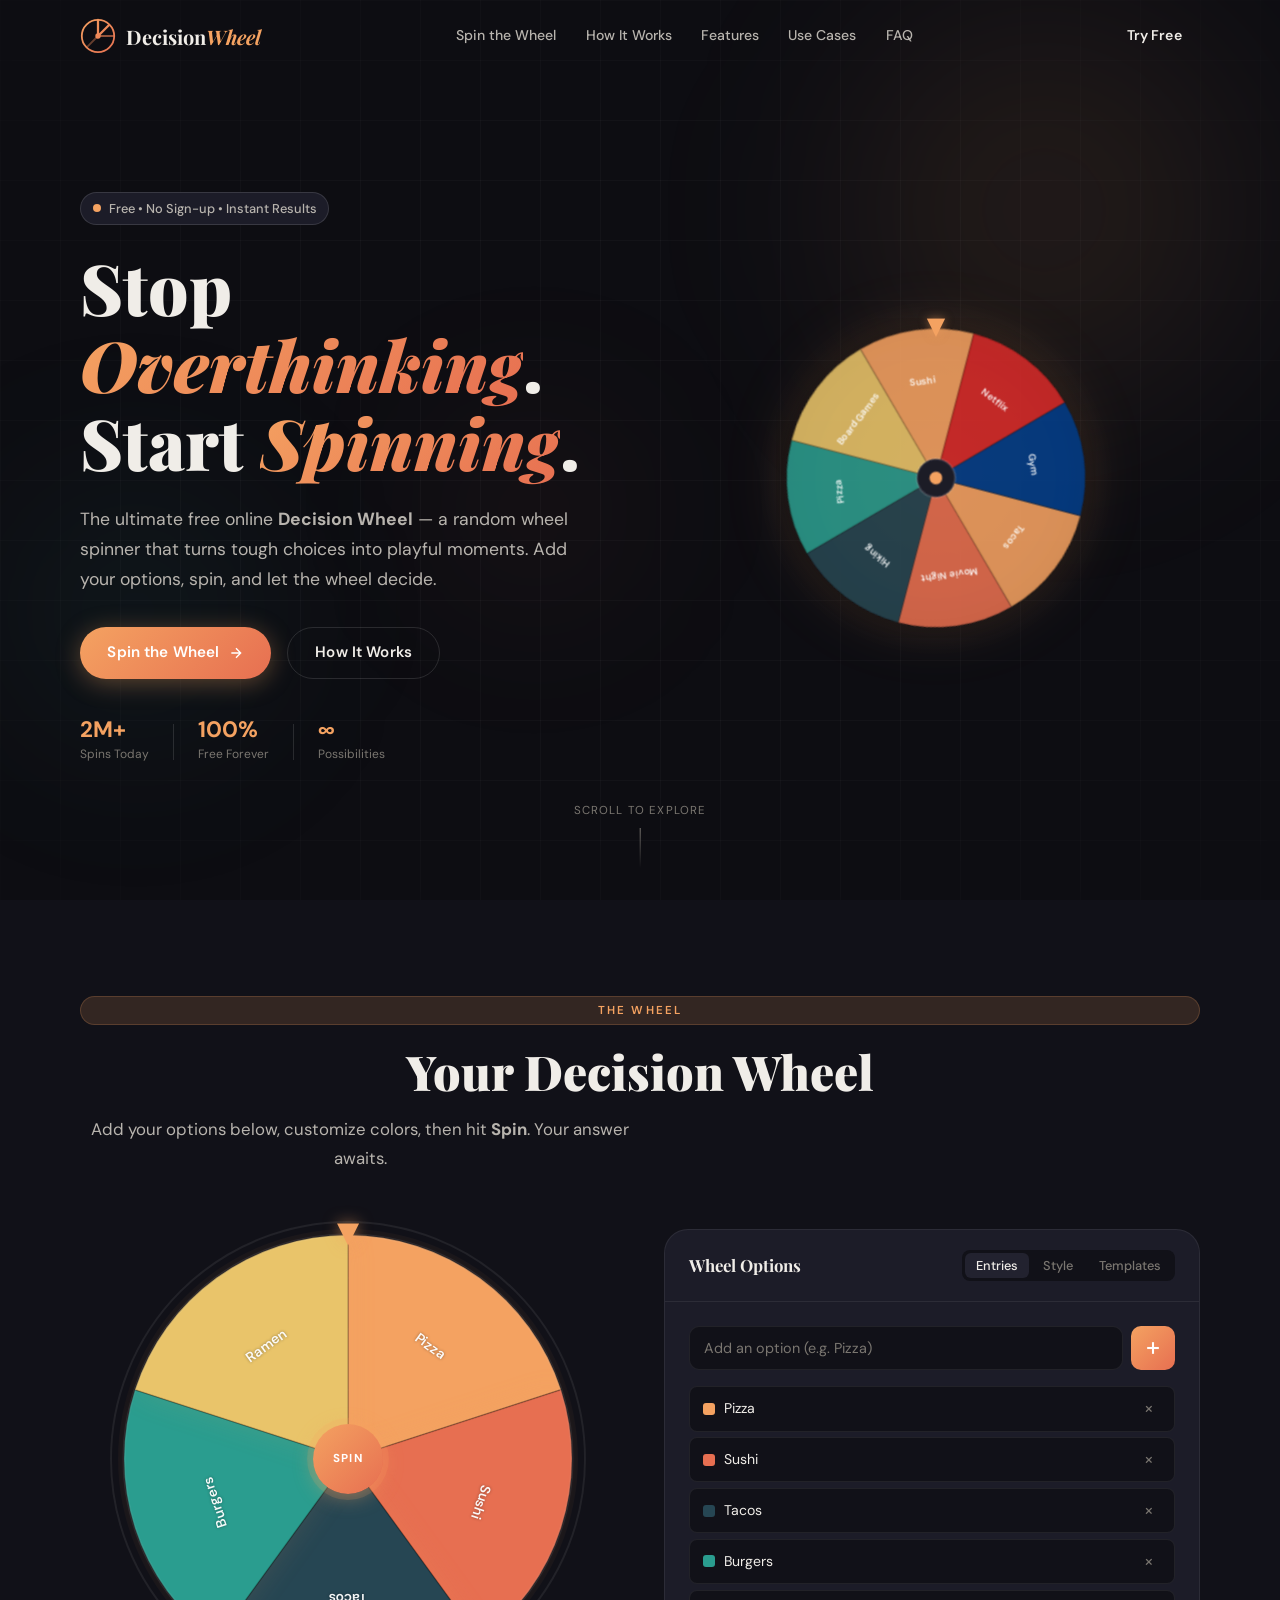
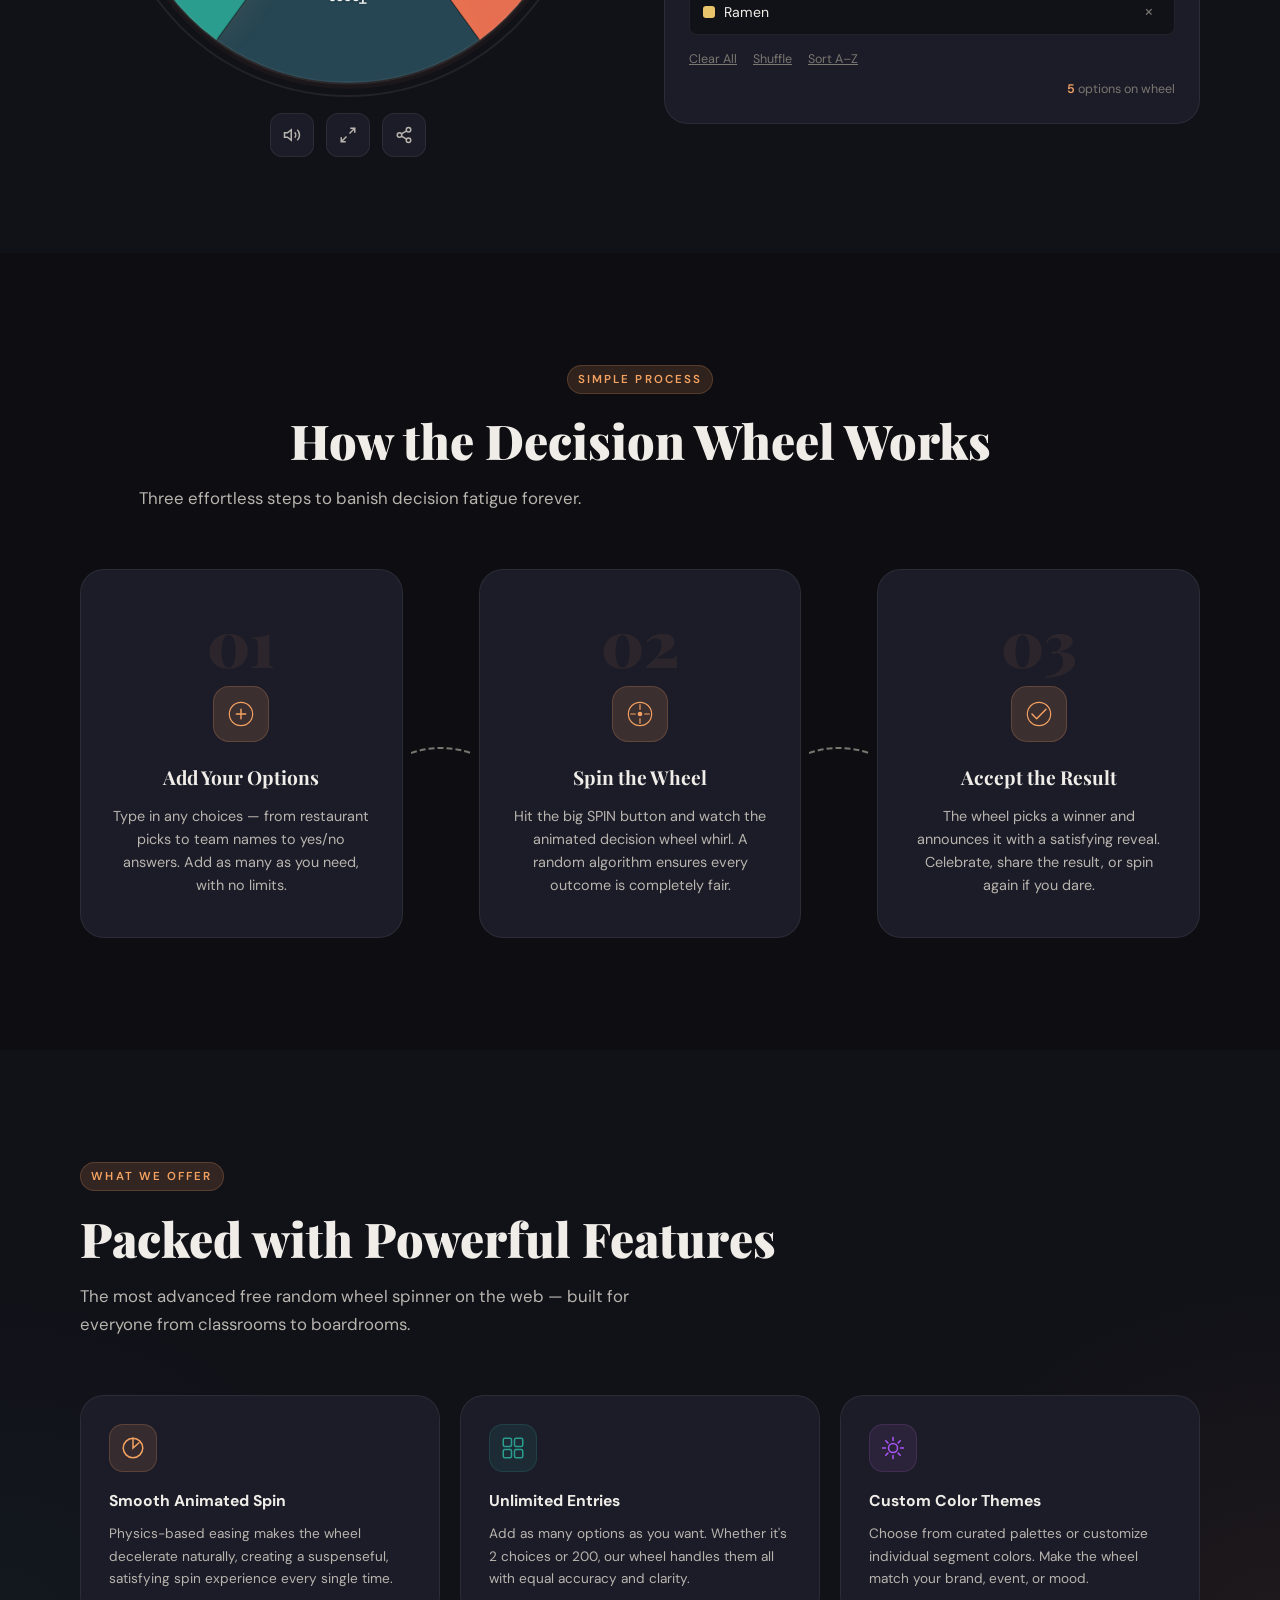
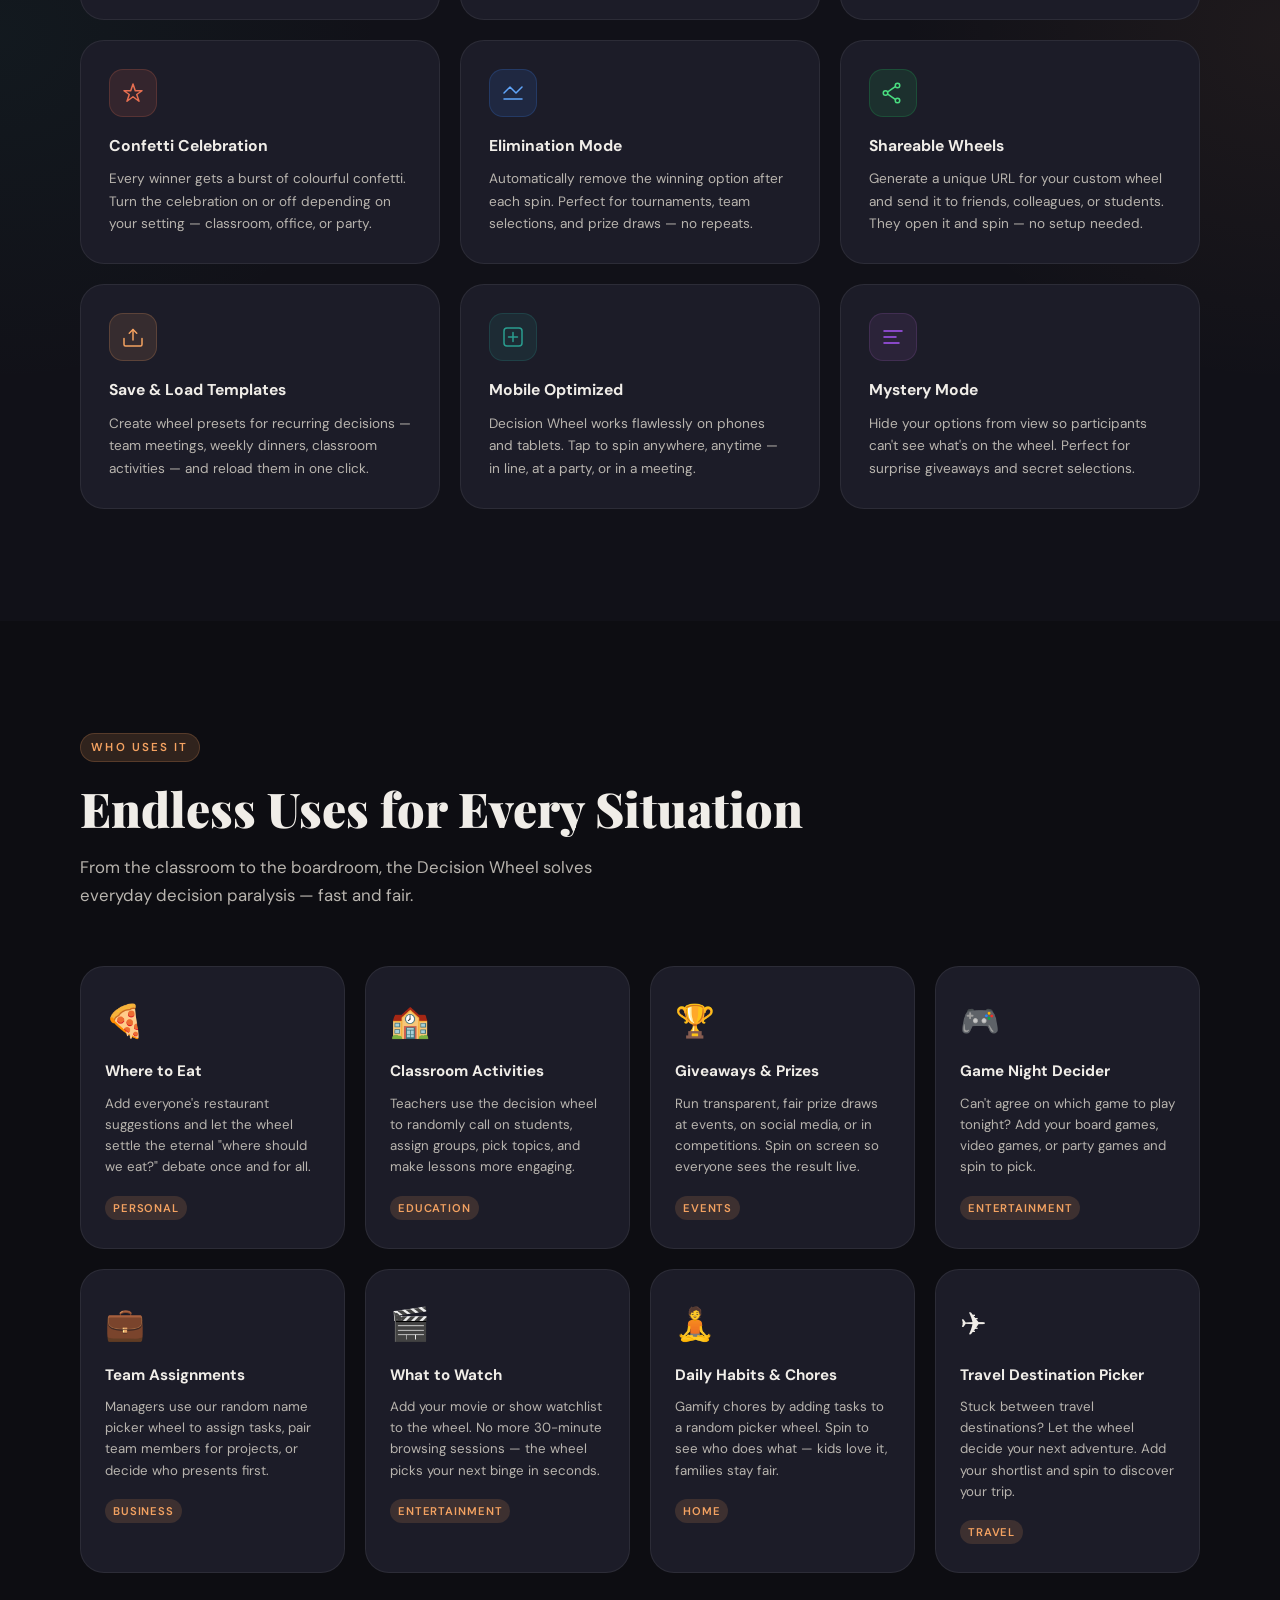
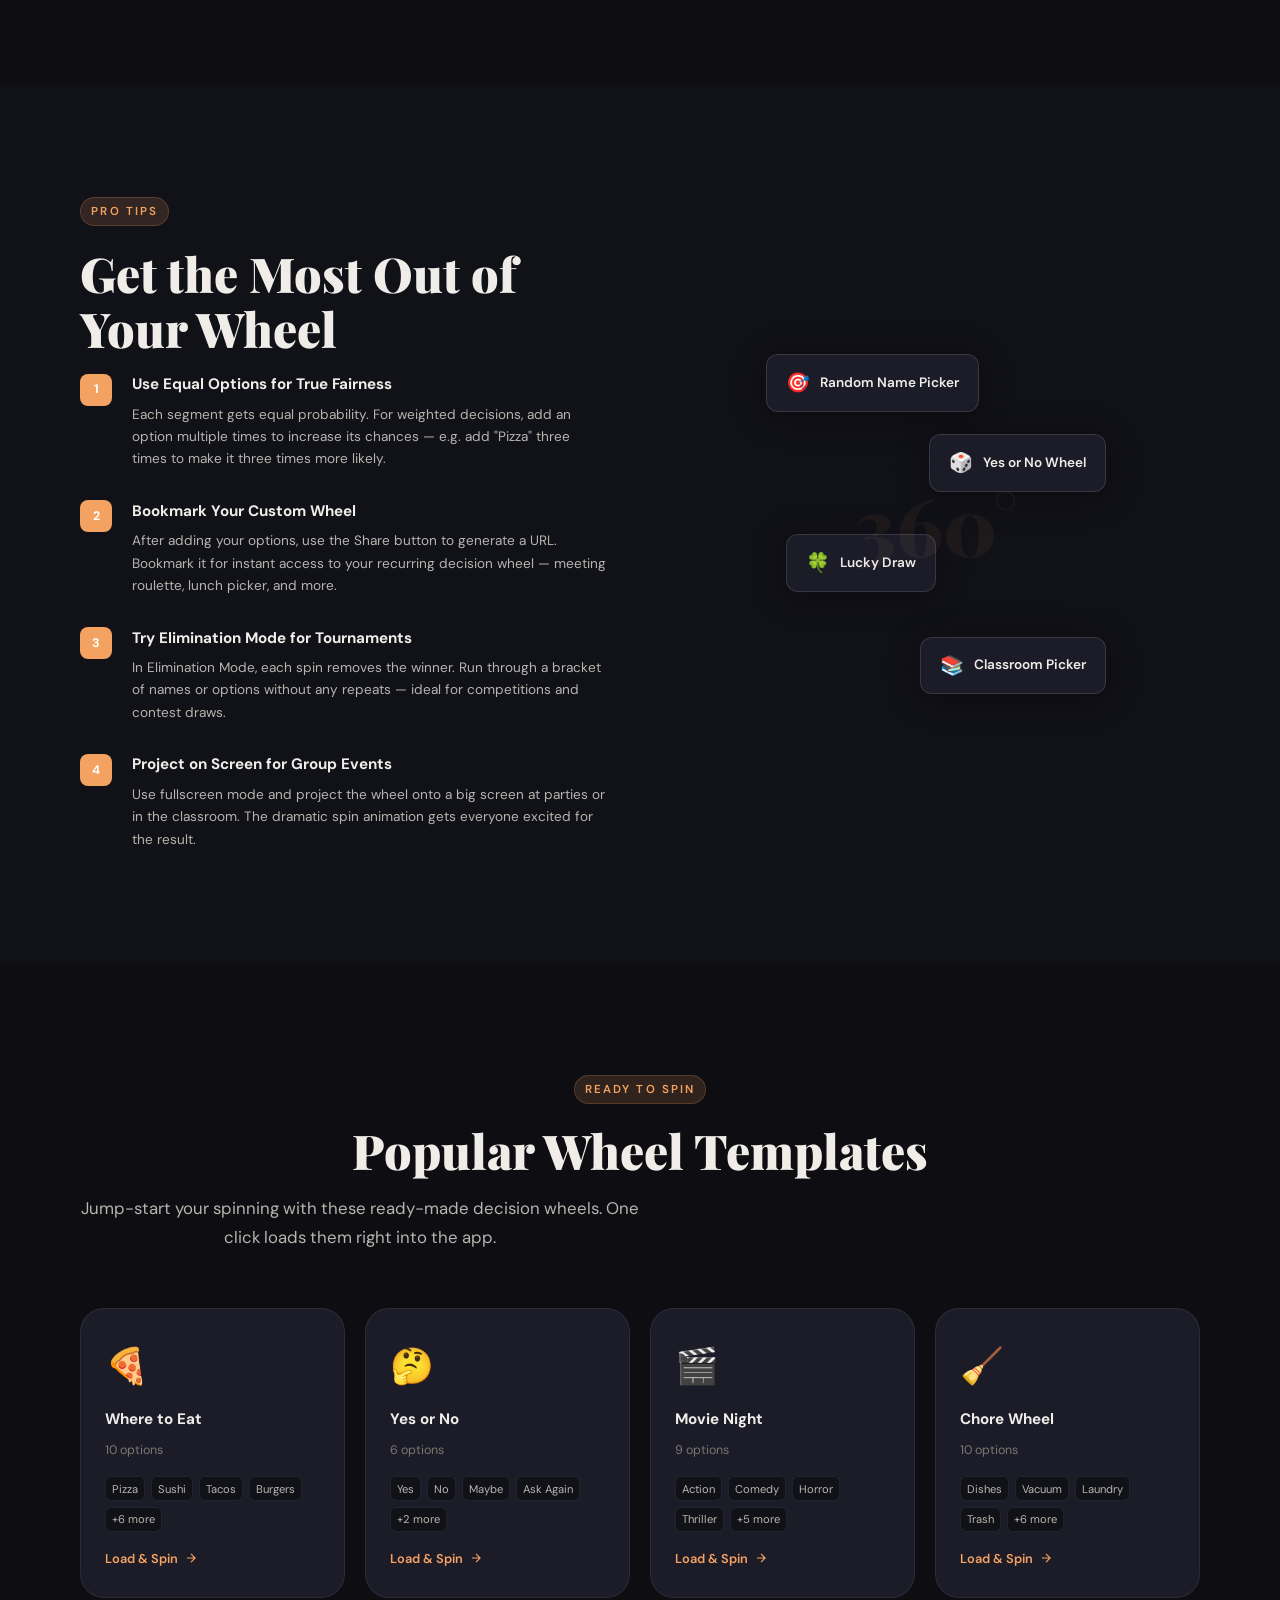
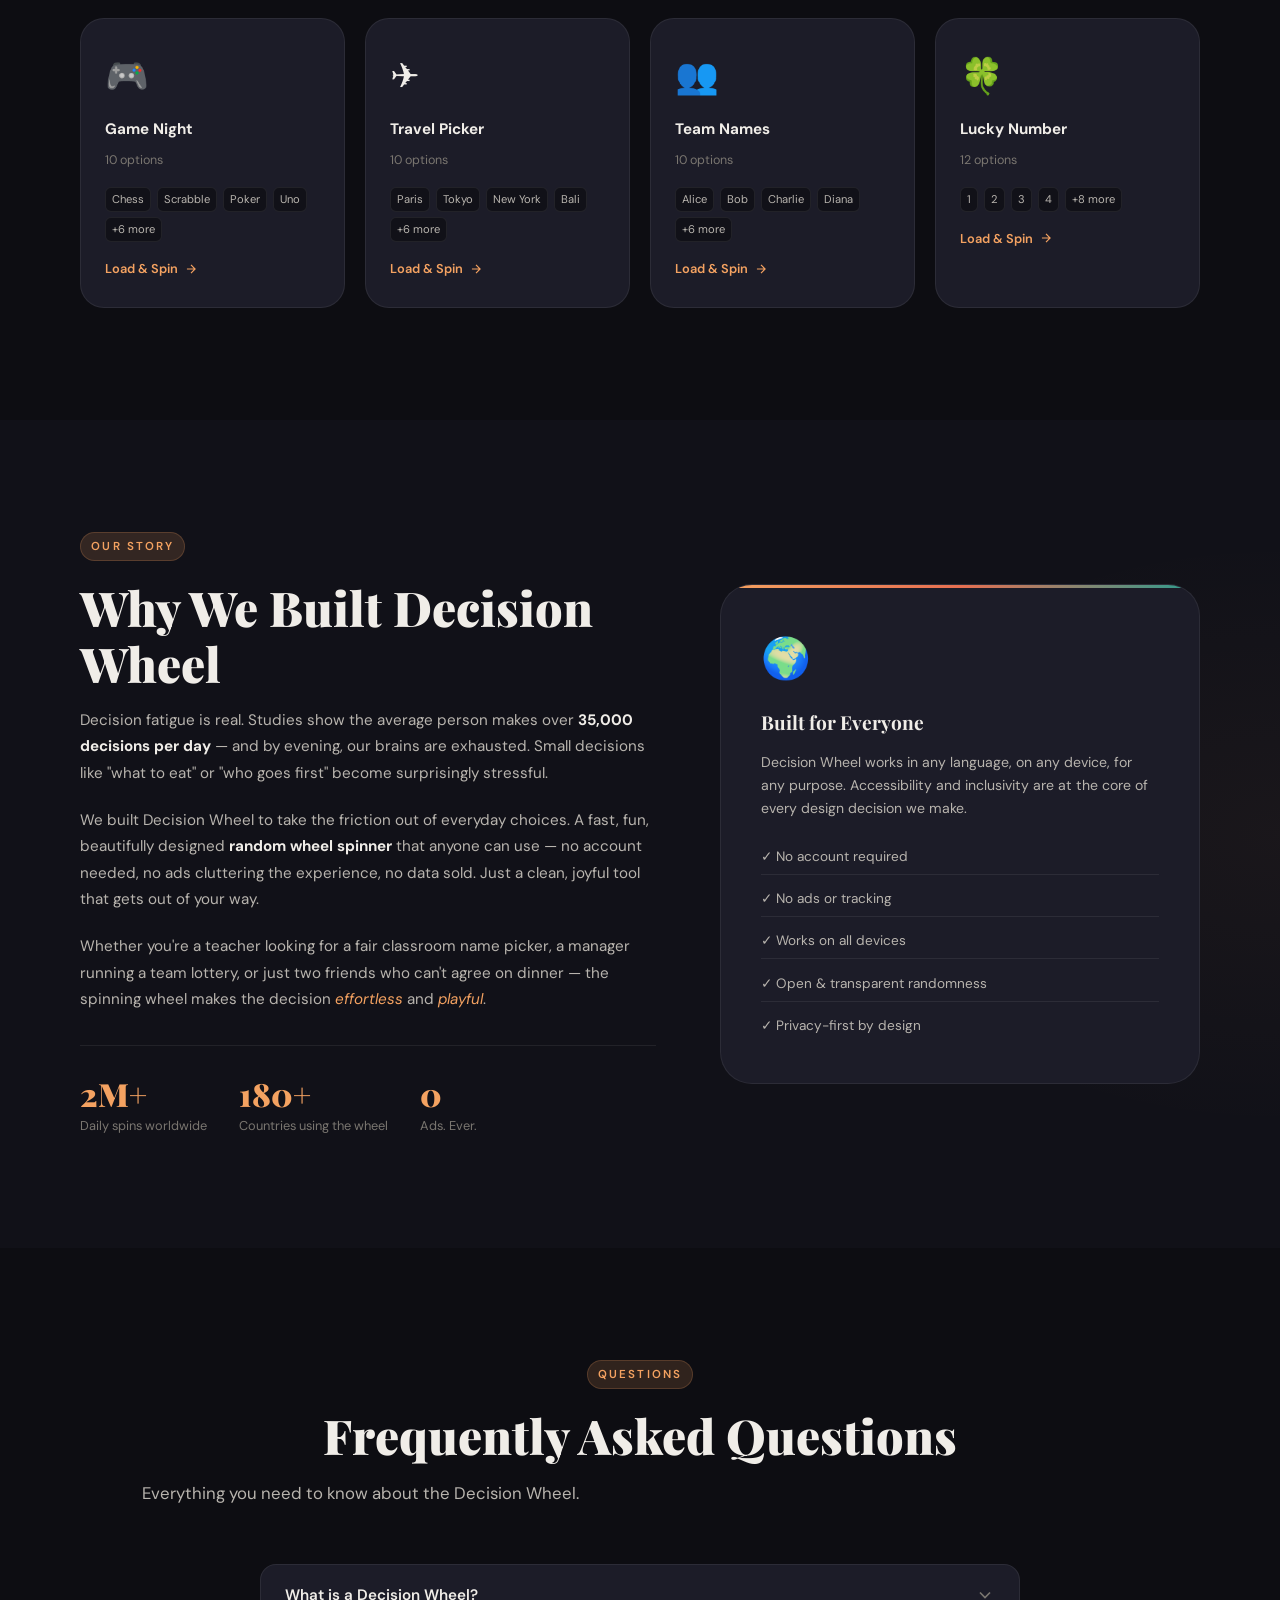
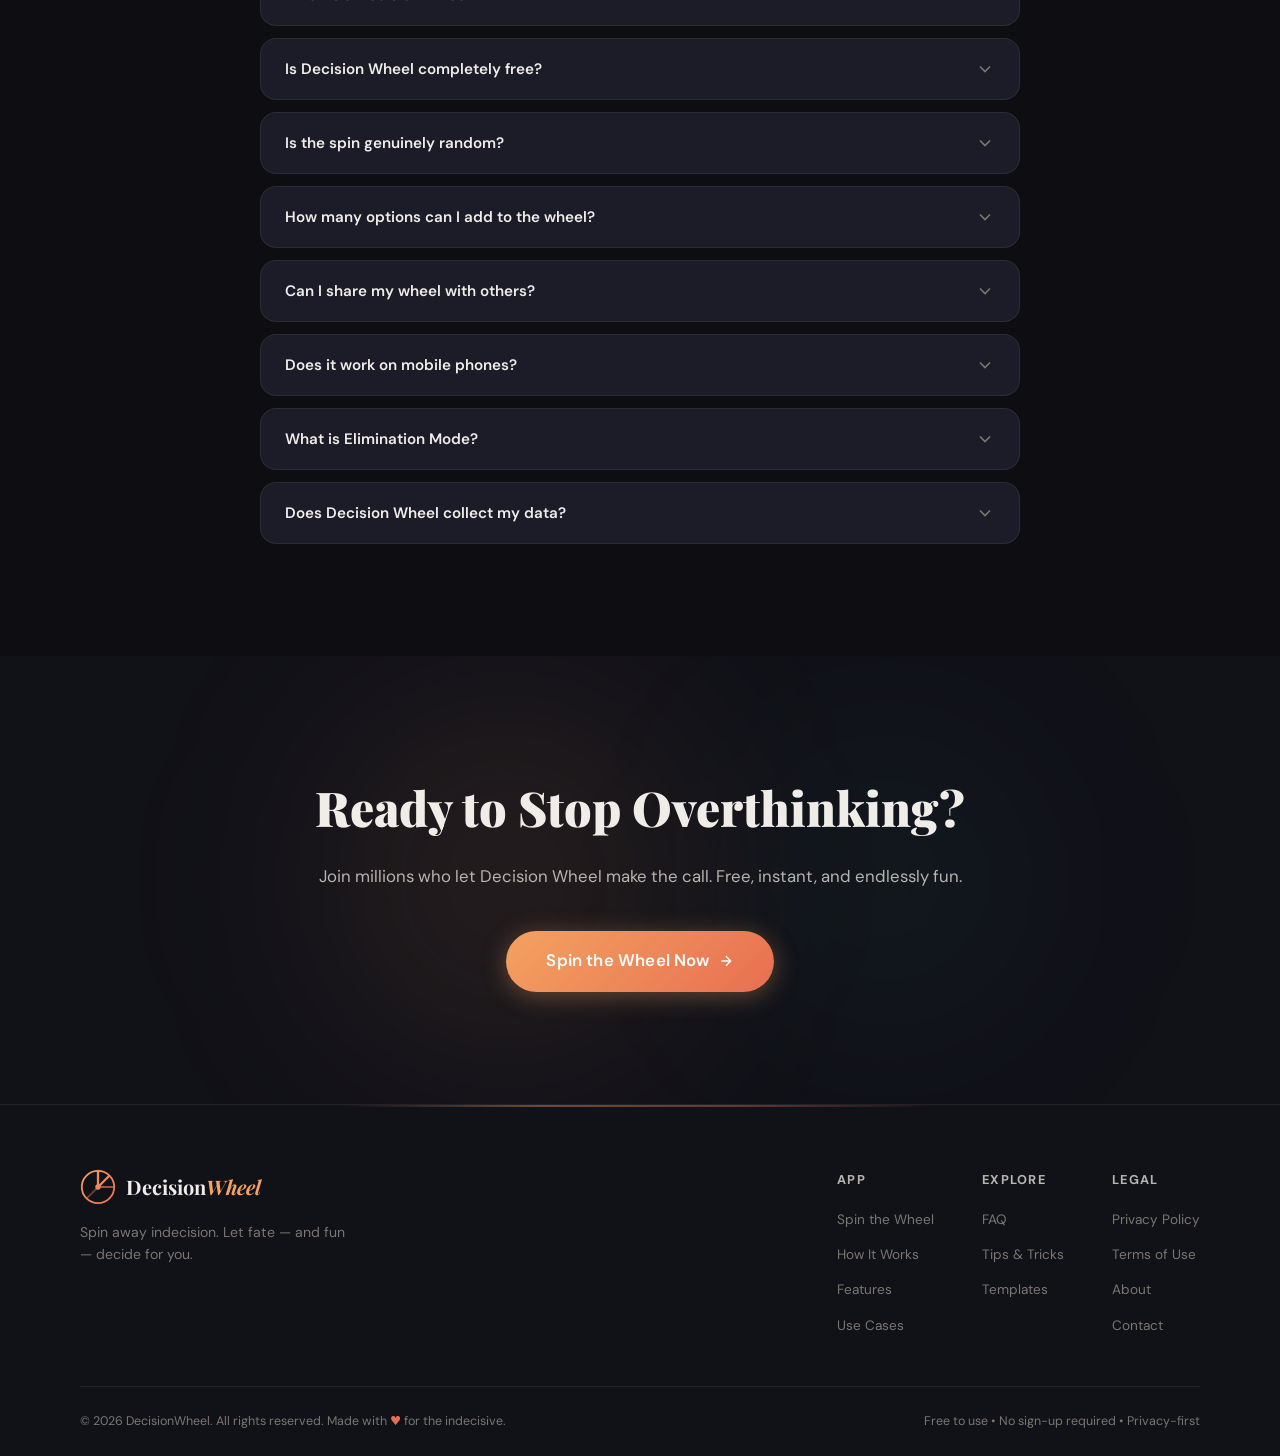
<file: index.html>
<!DOCTYPE html>
<html lang="en">
<head>
  <!-- Google tag (gtag.js) -->
<script async src="https://www.googletagmanager.com/gtag/js?id=G-3WX9VPSZ0J"></script>
<script>
  window.dataLayer = window.dataLayer || [];
  function gtag(){dataLayer.push(arguments);}
  gtag('js', new Date());

  gtag('config', 'G-3WX9VPSZ0J');
</script>
  <meta charset="UTF-8"/>
  <meta name="viewport" content="width=device-width, initial-scale=1.0"/>
  <meta name="theme-color" content="#0d0d12"/>

  <!-- SEO Meta Tags -->
  <title>Decision Wheel — Free Online Spin the Wheel Random Picker</title>
  <meta name="description" content="Decision Wheel is a free online random picker tool. Spin the wheel to make decisions, pick random names, choose options, and settle debates. Customizable, fast, and fun!"/>
  <meta name="keywords" content="decision wheel, spin the wheel, random picker, wheel spinner, random name picker, random choice generator, decision maker, wheel of fortune, yes no wheel, random wheel"/>
  <meta name="author" content="DecisionWheel"/>
  <meta name="robots" content="index, follow"/>
  <link rel="canonical" href="https://decisionwheel.github.io/"/>
  <link rel="icon" type="image/png" sizes="32x32" href="/favicon.png">

  <!-- Open Graph -->
  <meta property="og:type" content="website"/>
  <meta property="og:title" content="Decision Wheel — Free Online Spin the Wheel Random Picker"/>
  <meta property="og:description" content="Spin the wheel to make decisions, pick random names, and choose options. Free, fast, and fully customizable!"/>
  <meta property="og:url" content="https://decisionwheel.github.io/"/>
  <meta property="og:site_name" content="DecisionWheel"/>
  <meta property="og:image" content="https://decisionwheel.github.io/og-image.png"/>

  <!-- Twitter Card -->
  <meta name="twitter:card" content="summary_large_image"/>
  <meta name="twitter:title" content="Decision Wheel — Free Online Spin the Wheel"/>
  <meta name="twitter:description" content="The best free online random wheel spinner. Customize options and spin to decide!"/>
  <meta name="twitter:image" content="https://decisionwheel.github.io/og-image.png"/>

  <!-- Schema Markup -->
  <script type="application/ld+json">
  {
    "@context": "https://schema.org",
    "@type": "WebApplication",
    "name": "Decision Wheel",
    "url": "https://decisionwheel.github.io/",
    "description": "A free online random wheel spinner and decision-making tool. Add custom options, spin the wheel, and get a random result instantly.",
    "applicationCategory": "UtilityApplication",
    "operatingSystem": "Any",
    "offers": {
      "@type": "Offer",
      "price": "0",
      "priceCurrency": "USD"
    },
    "featureList": [
      "Custom wheel entries",
      "Animated spin wheel",
      "Sound effects",
      "Share results",
      "Save wheel templates",
      "Yes/No wheel",
      "Random name picker",
      "Color customization"
    ],
    "screenshot": "https://decisionwheel.github.io/screenshot.png",
    "softwareVersion": "2.0",
    "author": {
      "@type": "Organization",
      "name": "DecisionWheel",
      "url": "https://decisionwheel.github.io/"
    }
  }
  </script>
  <script type="application/ld+json">
  {
    "@context": "https://schema.org",
    "@type": "FAQPage",
    "mainEntity": [
      {
        "@type": "Question",
        "name": "What is a Decision Wheel?",
        "acceptedAnswer": {
          "@type": "Answer",
          "text": "A Decision Wheel (also called a spin the wheel or random picker wheel) is an online tool that randomly selects from a list of options you provide. You enter your choices, spin the wheel, and it lands on a random result — perfect for making decisions, picking names, or settling debates."
        }
      },
      {
        "@type": "Question",
        "name": "Is Decision Wheel free to use?",
        "acceptedAnswer": {
          "@type": "Answer",
          "text": "Yes! Decision Wheel is completely free to use. No account, no sign-up, no download required. Simply open the website and start spinning."
        }
      },
      {
        "@type": "Question",
        "name": "Can I customize the wheel?",
        "acceptedAnswer": {
          "@type": "Answer",
          "text": "Absolutely. You can add, edit, and remove options, change colors for each segment, adjust spin speed, enable or disable sound effects, and save your custom wheel for later use."
        }
      },
      {
        "@type": "Question",
        "name": "Is the wheel truly random?",
        "acceptedAnswer": {
          "@type": "Answer",
          "text": "Yes, our Decision Wheel uses a cryptographically seeded random algorithm to ensure fair and unbiased results every time you spin."
        }
      },
      {
        "@type": "Question",
        "name": "Can I share my wheel with others?",
        "acceptedAnswer": {
          "@type": "Answer",
          "text": "Yes! You can generate a shareable link with your custom wheel configuration included. Anyone with the link can spin the same wheel you set up."
        }
      }
    ]
  }
  </script>

  <!-- Fonts -->
  <link rel="preconnect" href="https://fonts.googleapis.com"/>
  <link rel="preconnect" href="https://fonts.gstatic.com" crossorigin/>
  <link href="https://fonts.googleapis.com/css2?family=Playfair+Display:ital,wght@0,700;0,900;1,700&family=DM+Sans:opsz,wght@9..40,300;9..40,400;9..40,500;9..40,600&display=swap" rel="stylesheet"/>

  <link rel="stylesheet" href="style.css"/>
</head>
<body>

<!-- Header Root -->
<div id="header-root"></div>

<!-- ═══════════════════════════════ HERO ═══════════════════════════════ -->
<section class="hero" id="hero">
  <div class="hero-bg">
    <div class="hero-orb orb1"></div>
    <div class="hero-orb orb2"></div>
    <div class="hero-orb orb3"></div>
    <div class="grid-overlay"></div>
  </div>
  <div class="container hero-container">
    <div class="hero-content">
      <div class="hero-badge reveal">
        <span class="badge-dot"></span>
        Free &bull; No Sign-up &bull; Instant Results
      </div>
      <h1 class="hero-title reveal reveal-delay-1">
        Stop <em>Overthinking</em>.<br>
        Start <em>Spinning</em>.
      </h1>
      <p class="hero-desc reveal reveal-delay-2">
        The ultimate free online <strong>Decision Wheel</strong> — a random wheel spinner that turns tough choices into playful moments. Add your options, spin, and let the wheel decide.
      </p>
      <div class="hero-actions reveal reveal-delay-3">
        <a href="#app" class="cta-btn cta-primary">
          <span>Spin the Wheel</span>
          <svg viewBox="0 0 24 24" fill="none" stroke="currentColor" stroke-width="2"><path d="M5 12h14M12 5l7 7-7 7"/></svg>
        </a>
        <a href="#how-it-works" class="cta-btn cta-ghost">How It Works</a>
      </div>
      <div class="hero-stats reveal reveal-delay-4">
        <div class="stat"><strong>2M+</strong><span>Spins Today</span></div>
        <div class="stat-divider"></div>
        <div class="stat"><strong>100%</strong><span>Free Forever</span></div>
        <div class="stat-divider"></div>
        <div class="stat"><strong>∞</strong><span>Possibilities</span></div>
      </div>
    </div>
    <div class="hero-wheel-preview reveal reveal-delay-2">
      <div class="wheel-demo-wrap">
        <div class="wheel-demo-glow"></div>
        <svg class="wheel-demo-svg" id="hero-wheel-demo" viewBox="0 0 300 300">
          <!-- Animated demo wheel drawn by JS -->
        </svg>
        <div class="wheel-pin">▼</div>
      </div>
    </div>
  </div>
  <div class="hero-scroll-hint">
    <span>Scroll to explore</span>
    <div class="scroll-line"></div>
  </div>
</section>

<!-- ═══════════════════════════════ APP ═══════════════════════════════ -->
<section class="app-section" id="app">
  <div class="container">
    <div class="section-label">The Wheel</div>
    <h2 class="section-title">Your Decision Wheel</h2>
    <p class="section-sub">Add your options below, customize colors, then hit <strong>Spin</strong>. Your answer awaits.</p>

    <div class="app-layout">
      <!-- Wheel Canvas -->
      <div class="wheel-area">
        <div class="wheel-wrap" id="wheel-wrap">
          <div class="wheel-outer-ring"></div>
          <canvas id="wheel-canvas" width="460" height="460" aria-label="Decision Wheel Spinner" role="img"></canvas>
          <div class="wheel-center-btn" id="spin-btn" role="button" tabindex="0" aria-label="Spin the wheel">
            <span class="spin-label">SPIN</span>
            <div class="spin-ripple"></div>
          </div>
          <div class="wheel-pointer" aria-hidden="true">▼</div>
        </div>
        <div class="wheel-controls-row">
          <button class="ctrl-btn" id="sound-btn" title="Toggle Sound" aria-pressed="true">
            <svg viewBox="0 0 24 24" fill="none" stroke="currentColor" stroke-width="2"><polygon points="11 5 6 9 2 9 2 15 6 15 11 19 11 5"/><path d="M19.07 4.93a10 10 0 010 14.14M15.54 8.46a5 5 0 010 7.07"/></svg>
          </button>
          <button class="ctrl-btn" id="fullscreen-btn" title="Fullscreen">
            <svg viewBox="0 0 24 24" fill="none" stroke="currentColor" stroke-width="2"><polyline points="15 3 21 3 21 9"/><polyline points="9 21 3 21 3 15"/><line x1="21" y1="3" x2="14" y2="10"/><line x1="3" y1="21" x2="10" y2="14"/></svg>
          </button>
          <button class="ctrl-btn" id="share-btn" title="Share Wheel">
            <svg viewBox="0 0 24 24" fill="none" stroke="currentColor" stroke-width="2"><circle cx="18" cy="5" r="3"/><circle cx="6" cy="12" r="3"/><circle cx="18" cy="19" r="3"/><line x1="8.59" y1="13.51" x2="15.42" y2="17.49"/><line x1="15.41" y1="6.51" x2="8.59" y2="10.49"/></svg>
          </button>
        </div>
      </div>

      <!-- Options Panel -->
      <div class="options-panel">
        <div class="panel-header">
          <h3>Wheel Options</h3>
          <div class="panel-tabs">
            <button class="tab-btn active" data-tab="entries">Entries</button>
            <button class="tab-btn" data-tab="style">Style</button>
            <button class="tab-btn" data-tab="templates">Templates</button>
          </div>
        </div>

        <!-- Entries Tab -->
        <div class="tab-pane active" id="tab-entries">
          <div class="add-entry-row">
            <input type="text" id="entry-input" placeholder="Add an option (e.g. Pizza)" maxlength="40" autocomplete="off"/>
            <button class="add-btn" id="add-entry-btn" aria-label="Add option">
              <svg viewBox="0 0 24 24" fill="none" stroke="currentColor" stroke-width="2.5"><line x1="12" y1="5" x2="12" y2="19"/><line x1="5" y1="12" x2="19" y2="12"/></svg>
            </button>
          </div>
          <ul class="entries-list" id="entries-list"></ul>
          <div class="entries-actions">
            <button class="action-link" id="clear-all-btn">Clear All</button>
            <button class="action-link" id="shuffle-btn">Shuffle</button>
            <button class="action-link" id="sort-btn">Sort A–Z</button>
          </div>
          <div class="entry-count"><span id="entry-count">0</span> options on wheel</div>
        </div>

        <!-- Style Tab -->
        <div class="tab-pane" id="tab-style">
          <div class="style-option">
            <label>Color Theme</label>
            <div class="color-themes" id="color-themes">
              <button class="theme-swatch active" data-theme="vibrant" title="Vibrant" style="background: linear-gradient(135deg,#F4A261,#E76F51,#264653,#2A9D8F)"></button>
              <button class="theme-swatch" data-theme="sunset" title="Sunset" style="background: linear-gradient(135deg,#FF6B6B,#FFA07A,#FFD700,#FF8C00)"></button>
              <button class="theme-swatch" data-theme="ocean" title="Ocean" style="background: linear-gradient(135deg,#006994,#0099CC,#00CED1,#20B2AA)"></button>
              <button class="theme-swatch" data-theme="candy" title="Candy" style="background: linear-gradient(135deg,#FF69B4,#FF1493,#9B59B6,#8E44AD)"></button>
              <button class="theme-swatch" data-theme="forest" title="Forest" style="background: linear-gradient(135deg,#2ECC71,#27AE60,#F39C12,#E67E22)"></button>
              <button class="theme-swatch" data-theme="mono" title="Monochrome" style="background: linear-gradient(135deg,#2c2c2c,#555,#888,#bbb)"></button>
            </div>
          </div>
          <div class="style-option">
            <label>Spin Duration</label>
            <div class="slider-row">
              <span>Fast</span>
              <input type="range" id="spin-duration" min="3" max="12" value="6" step="1"/>
              <span>Slow</span>
            </div>
            <div class="slider-val"><span id="spin-duration-val">6</span>s</div>
          </div>
          <div class="style-option">
            <label>Spin Mode</label>
            <div class="toggle-group" id="spin-mode-group">
              <button class="toggle-opt active" data-mode="normal">Normal</button>
              <button class="toggle-opt" data-mode="mystery">Mystery</button>
              <button class="toggle-opt" data-mode="elimination">Eliminate</button>
            </div>
          </div>
          <div class="style-option">
            <label class="checkbox-label">
              <input type="checkbox" id="confetti-toggle" checked/>
              <span class="checkmark"></span>
              Confetti on win
            </label>
          </div>
          <div class="style-option">
            <label class="checkbox-label">
              <input type="checkbox" id="remove-after-spin" />
              <span class="checkmark"></span>
              Remove winner after spin
            </label>
          </div>
        </div>

        <!-- Templates Tab -->
        <div class="tab-pane" id="tab-templates">
          <p class="templates-desc">Load a preset and start spinning instantly.</p>
          <div class="templates-grid" id="templates-grid"></div>
        </div>
      </div>
    </div>

    <!-- Result Modal -->
    <div class="result-overlay" id="result-overlay" aria-hidden="true" role="dialog" aria-modal="true" aria-labelledby="result-title">
      <div class="result-card">
        <div class="result-confetti-area" id="result-confetti"></div>
        <div class="result-icon">🎉</div>
        <p class="result-label">The wheel has spoken!</p>
        <h2 class="result-winner" id="result-winner"></h2>
        <div class="result-actions">
          <button class="cta-btn cta-primary" id="result-spin-again">Spin Again</button>
          <button class="cta-btn cta-ghost" id="result-close">Close</button>
        </div>
      </div>
    </div>
  </div>
</section>

<!-- ═══════════════════════════════ HOW IT WORKS ═══════════════════════════════ -->
<section class="how-section" id="how-it-works">
  <div class="container">
    <div class="section-label reveal">Simple Process</div>
    <h2 class="section-title reveal">How the Decision Wheel Works</h2>
    <p class="section-sub reveal">Three effortless steps to banish decision fatigue forever.</p>
    <div class="steps-grid">
      <div class="step-card reveal">
        <div class="step-number">01</div>
        <div class="step-icon">
          <svg viewBox="0 0 48 48" fill="none"><circle cx="24" cy="24" r="20" stroke="currentColor" stroke-width="2"/><path d="M16 24h16M24 16v16" stroke="currentColor" stroke-width="2.5" stroke-linecap="round"/></svg>
        </div>
        <h3>Add Your Options</h3>
        <p>Type in any choices — from restaurant picks to team names to yes/no answers. Add as many as you need, with no limits.</p>
      </div>
      <div class="step-connector reveal reveal-delay-1">
        <svg viewBox="0 0 60 20" fill="none"><path d="M0 10 Q30 0 60 10" stroke="currentColor" stroke-width="2" stroke-dasharray="6 3"/></svg>
      </div>
      <div class="step-card reveal reveal-delay-1">
        <div class="step-number">02</div>
        <div class="step-icon">
          <svg viewBox="0 0 48 48" fill="none"><circle cx="24" cy="24" r="20" stroke="currentColor" stroke-width="2"/><path d="M24 8v8M24 32v8M8 24h8M32 24h8" stroke="currentColor" stroke-width="2" stroke-linecap="round"/><circle cx="24" cy="24" r="4" fill="currentColor"/></svg>
        </div>
        <h3>Spin the Wheel</h3>
        <p>Hit the big SPIN button and watch the animated decision wheel whirl. A random algorithm ensures every outcome is completely fair.</p>
      </div>
      <div class="step-connector reveal reveal-delay-2">
        <svg viewBox="0 0 60 20" fill="none"><path d="M0 10 Q30 0 60 10" stroke="currentColor" stroke-width="2" stroke-dasharray="6 3"/></svg>
      </div>
      <div class="step-card reveal reveal-delay-2">
        <div class="step-number">03</div>
        <div class="step-icon">
          <svg viewBox="0 0 48 48" fill="none"><path d="M12 24l8 8 16-16" stroke="currentColor" stroke-width="2.5" stroke-linecap="round" stroke-linejoin="round"/><circle cx="24" cy="24" r="20" stroke="currentColor" stroke-width="2"/></svg>
        </div>
        <h3>Accept the Result</h3>
        <p>The wheel picks a winner and announces it with a satisfying reveal. Celebrate, share the result, or spin again if you dare.</p>
      </div>
    </div>
  </div>
</section>

<!-- ═══════════════════════════════ FEATURES ═══════════════════════════════ -->
<section class="features-section" id="features">
  <div class="features-bg"></div>
  <div class="container">
    <div class="section-label reveal">What We Offer</div>
    <h2 class="section-title reveal">Packed with Powerful Features</h2>
    <p class="section-sub reveal">The most advanced free random wheel spinner on the web — built for everyone from classrooms to boardrooms.</p>
    <div class="features-grid">
      <div class="feature-card reveal">
        <div class="feature-icon fc-orange">
          <svg viewBox="0 0 32 32" fill="none"><circle cx="16" cy="16" r="13" stroke="currentColor" stroke-width="2"/><path d="M16 3 L16 16 L24 9" stroke="currentColor" stroke-width="2" stroke-linecap="round"/></svg>
        </div>
        <h4>Smooth Animated Spin</h4>
        <p>Physics-based easing makes the wheel decelerate naturally, creating a suspenseful, satisfying spin experience every single time.</p>
      </div>
      <div class="feature-card reveal reveal-delay-1">
        <div class="feature-icon fc-teal">
          <svg viewBox="0 0 32 32" fill="none"><rect x="3" y="3" width="11" height="11" rx="2" stroke="currentColor" stroke-width="2"/><rect x="18" y="3" width="11" height="11" rx="2" stroke="currentColor" stroke-width="2"/><rect x="3" y="18" width="11" height="11" rx="2" stroke="currentColor" stroke-width="2"/><rect x="18" y="18" width="11" height="11" rx="2" stroke="currentColor" stroke-width="2"/></svg>
        </div>
        <h4>Unlimited Entries</h4>
        <p>Add as many options as you want. Whether it's 2 choices or 200, our wheel handles them all with equal accuracy and clarity.</p>
      </div>
      <div class="feature-card reveal reveal-delay-2">
        <div class="feature-icon fc-purple">
          <svg viewBox="0 0 32 32" fill="none"><circle cx="16" cy="16" r="6" stroke="currentColor" stroke-width="2"/><path d="M16 2v4M16 26v4M2 16h4M26 16h4M6.34 6.34l2.83 2.83M22.83 22.83l2.83 2.83M6.34 25.66l2.83-2.83M22.83 9.17l2.83-2.83" stroke="currentColor" stroke-width="2" stroke-linecap="round"/></svg>
        </div>
        <h4>Custom Color Themes</h4>
        <p>Choose from curated palettes or customize individual segment colors. Make the wheel match your brand, event, or mood.</p>
      </div>
      <div class="feature-card reveal">
        <div class="feature-icon fc-red">
          <svg viewBox="0 0 32 32" fill="none"><path d="M16 4l3 9h9l-7 5 3 9-8-6-8 6 3-9-7-5h9z" stroke="currentColor" stroke-width="2" stroke-linejoin="round"/></svg>
        </div>
        <h4>Confetti Celebration</h4>
        <p>Every winner gets a burst of colourful confetti. Turn the celebration on or off depending on your setting — classroom, office, or party.</p>
      </div>
      <div class="feature-card reveal reveal-delay-1">
        <div class="feature-icon fc-blue">
          <svg viewBox="0 0 32 32" fill="none"><path d="M4 16l8-8 8 8 8-8" stroke="currentColor" stroke-width="2" stroke-linecap="round" stroke-linejoin="round"/><line x1="4" y1="24" x2="28" y2="24" stroke="currentColor" stroke-width="2" stroke-linecap="round"/></svg>
        </div>
        <h4>Elimination Mode</h4>
        <p>Automatically remove the winning option after each spin. Perfect for tournaments, team selections, and prize draws — no repeats.</p>
      </div>
      <div class="feature-card reveal reveal-delay-2">
        <div class="feature-icon fc-green">
          <svg viewBox="0 0 32 32" fill="none"><circle cx="22" cy="6" r="3" stroke="currentColor" stroke-width="2"/><circle cx="6" cy="16" r="3" stroke="currentColor" stroke-width="2"/><circle cx="22" cy="26" r="3" stroke="currentColor" stroke-width="2"/><line x1="9" y1="14.5" x2="19" y2="7.5" stroke="currentColor" stroke-width="2"/><line x1="9" y1="17.5" x2="19" y2="24.5" stroke="currentColor" stroke-width="2"/></svg>
        </div>
        <h4>Shareable Wheels</h4>
        <p>Generate a unique URL for your custom wheel and send it to friends, colleagues, or students. They open it and spin — no setup needed.</p>
      </div>
      <div class="feature-card reveal">
        <div class="feature-icon fc-orange">
          <svg viewBox="0 0 32 32" fill="none"><path d="M28 18v8a2 2 0 01-2 2H6a2 2 0 01-2-2v-8" stroke="currentColor" stroke-width="2" stroke-linecap="round"/><polyline points="21 11 16 6 11 11" stroke="currentColor" stroke-width="2" stroke-linecap="round" stroke-linejoin="round"/><line x1="16" y1="6" x2="16" y2="20" stroke="currentColor" stroke-width="2" stroke-linecap="round"/></svg>
        </div>
        <h4>Save & Load Templates</h4>
        <p>Create wheel presets for recurring decisions — team meetings, weekly dinners, classroom activities — and reload them in one click.</p>
      </div>
      <div class="feature-card reveal reveal-delay-1">
        <div class="feature-icon fc-teal">
          <svg viewBox="0 0 32 32" fill="none"><rect x="4" y="4" width="24" height="24" rx="4" stroke="currentColor" stroke-width="2"/><path d="M10 16h12M16 10v12" stroke="currentColor" stroke-width="2" stroke-linecap="round"/></svg>
        </div>
        <h4>Mobile Optimized</h4>
        <p>Decision Wheel works flawlessly on phones and tablets. Tap to spin anywhere, anytime — in line, at a party, or in a meeting.</p>
      </div>
      <div class="feature-card reveal reveal-delay-2">
        <div class="feature-icon fc-purple">
          <svg viewBox="0 0 32 32" fill="none"><path d="M4 8h24M4 16h16M4 24h20" stroke="currentColor" stroke-width="2" stroke-linecap="round"/></svg>
        </div>
        <h4>Mystery Mode</h4>
        <p>Hide your options from view so participants can't see what's on the wheel. Perfect for surprise giveaways and secret selections.</p>
      </div>
    </div>
  </div>
</section>

<!-- ═══════════════════════════════ USE CASES ═══════════════════════════════ -->
<section class="usecases-section" id="use-cases">
  <div class="container">
    <div class="section-label reveal">Who Uses It</div>
    <h2 class="section-title reveal">Endless Uses for Every Situation</h2>
    <p class="section-sub reveal">From the classroom to the boardroom, the Decision Wheel solves everyday decision paralysis — fast and fair.</p>
    <div class="usecases-grid">
      <div class="usecase-card reveal">
        <div class="uc-emoji">🍕</div>
        <h4>Where to Eat</h4>
        <p>Add everyone's restaurant suggestions and let the wheel settle the eternal "where should we eat?" debate once and for all.</p>
        <div class="uc-tag">Personal</div>
      </div>
      <div class="usecase-card reveal reveal-delay-1">
        <div class="uc-emoji">🏫</div>
        <h4>Classroom Activities</h4>
        <p>Teachers use the decision wheel to randomly call on students, assign groups, pick topics, and make lessons more engaging.</p>
        <div class="uc-tag">Education</div>
      </div>
      <div class="usecase-card reveal reveal-delay-2">
        <div class="uc-emoji">🏆</div>
        <h4>Giveaways & Prizes</h4>
        <p>Run transparent, fair prize draws at events, on social media, or in competitions. Spin on screen so everyone sees the result live.</p>
        <div class="uc-tag">Events</div>
      </div>
      <div class="usecase-card reveal">
        <div class="uc-emoji">🎮</div>
        <h4>Game Night Decider</h4>
        <p>Can't agree on which game to play tonight? Add your board games, video games, or party games and spin to pick.</p>
        <div class="uc-tag">Entertainment</div>
      </div>
      <div class="usecase-card reveal reveal-delay-1">
        <div class="uc-emoji">💼</div>
        <h4>Team Assignments</h4>
        <p>Managers use our random name picker wheel to assign tasks, pair team members for projects, or decide who presents first.</p>
        <div class="uc-tag">Business</div>
      </div>
      <div class="usecase-card reveal reveal-delay-2">
        <div class="uc-emoji">🎬</div>
        <h4>What to Watch</h4>
        <p>Add your movie or show watchlist to the wheel. No more 30-minute browsing sessions — the wheel picks your next binge in seconds.</p>
        <div class="uc-tag">Entertainment</div>
      </div>
      <div class="usecase-card reveal">
        <div class="uc-emoji">🧘</div>
        <h4>Daily Habits & Chores</h4>
        <p>Gamify chores by adding tasks to a random picker wheel. Spin to see who does what — kids love it, families stay fair.</p>
        <div class="uc-tag">Home</div>
      </div>
      <div class="usecase-card reveal reveal-delay-1">
        <div class="uc-emoji">✈️</div>
        <h4>Travel Destination Picker</h4>
        <p>Stuck between travel destinations? Let the wheel decide your next adventure. Add your shortlist and spin to discover your trip.</p>
        <div class="uc-tag">Travel</div>
      </div>
    </div>
  </div>
</section>

<!-- ═══════════════════════════════ TIPS ═══════════════════════════════ -->
<section class="tips-section" id="tips">
  <div class="container">
    <div class="tips-inner">
      <div class="tips-content reveal">
        <div class="section-label">Pro Tips</div>
        <h2 class="section-title">Get the Most Out of Your Wheel</h2>
        <div class="tips-list">
          <div class="tip-item">
            <div class="tip-num">1</div>
            <div>
              <h4>Use Equal Options for True Fairness</h4>
              <p>Each segment gets equal probability. For weighted decisions, add an option multiple times to increase its chances — e.g. add "Pizza" three times to make it three times more likely.</p>
            </div>
          </div>
          <div class="tip-item">
            <div class="tip-num">2</div>
            <div>
              <h4>Bookmark Your Custom Wheel</h4>
              <p>After adding your options, use the Share button to generate a URL. Bookmark it for instant access to your recurring decision wheel — meeting roulette, lunch picker, and more.</p>
            </div>
          </div>
          <div class="tip-item">
            <div class="tip-num">3</div>
            <div>
              <h4>Try Elimination Mode for Tournaments</h4>
              <p>In Elimination Mode, each spin removes the winner. Run through a bracket of names or options without any repeats — ideal for competitions and contest draws.</p>
            </div>
          </div>
          <div class="tip-item">
            <div class="tip-num">4</div>
            <div>
              <h4>Project on Screen for Group Events</h4>
              <p>Use fullscreen mode and project the wheel onto a big screen at parties or in the classroom. The dramatic spin animation gets everyone excited for the result.</p>
            </div>
          </div>
        </div>
      </div>
      <div class="tips-visual reveal reveal-delay-1">
        <div class="tips-card-stack">
          <div class="tip-floating-card tc1">
            <span class="tfc-icon">🎯</span>
            <span>Random Name Picker</span>
          </div>
          <div class="tip-floating-card tc2">
            <span class="tfc-icon">🎲</span>
            <span>Yes or No Wheel</span>
          </div>
          <div class="tip-floating-card tc3">
            <span class="tfc-icon">🍀</span>
            <span>Lucky Draw</span>
          </div>
          <div class="tip-floating-card tc4">
            <span class="tfc-icon">📚</span>
            <span>Classroom Picker</span>
          </div>
          <div class="tips-big-num">360°</div>
        </div>
      </div>
    </div>
  </div>
</section>

<!-- ═══════════════════════════════ TEMPLATES ═══════════════════════════════ -->
<section class="templates-section" id="templates">
  <div class="container">
    <div class="section-label reveal">Ready to Spin</div>
    <h2 class="section-title reveal">Popular Wheel Templates</h2>
    <p class="section-sub reveal">Jump-start your spinning with these ready-made decision wheels. One click loads them right into the app.</p>
    <div class="tmpl-grid" id="tmpl-showcase"></div>
  </div>
</section>

<!-- ═══════════════════════════════ ABOUT ═══════════════════════════════ -->
<section class="about-section" id="about">
  <div class="about-bg"></div>
  <div class="container">
    <div class="about-inner">
      <div class="about-content reveal">
        <div class="section-label">Our Story</div>
        <h2 class="section-title">Why We Built Decision Wheel</h2>
        <p>Decision fatigue is real. Studies show the average person makes over <strong>35,000 decisions per day</strong> — and by evening, our brains are exhausted. Small decisions like "what to eat" or "who goes first" become surprisingly stressful.</p>
        <p>We built Decision Wheel to take the friction out of everyday choices. A fast, fun, beautifully designed <strong>random wheel spinner</strong> that anyone can use — no account needed, no ads cluttering the experience, no data sold. Just a clean, joyful tool that gets out of your way.</p>
        <p>Whether you're a teacher looking for a fair classroom name picker, a manager running a team lottery, or just two friends who can't agree on dinner — the spinning wheel makes the decision <em>effortless</em> and <em>playful</em>.</p>
        <div class="about-stats">
          <div class="about-stat">
            <strong>2M+</strong><span>Daily spins worldwide</span>
          </div>
          <div class="about-stat">
            <strong>180+</strong><span>Countries using the wheel</span>
          </div>
          <div class="about-stat">
            <strong>0</strong><span>Ads. Ever.</span>
          </div>
        </div>
      </div>
      <div class="about-visual reveal reveal-delay-1">
        <div class="about-card">
          <div class="about-card-inner">
            <div class="about-icon">🌍</div>
            <h3>Built for Everyone</h3>
            <p>Decision Wheel works in any language, on any device, for any purpose. Accessibility and inclusivity are at the core of every design decision we make.</p>
            <ul class="about-check-list">
              <li>✓ No account required</li>
              <li>✓ No ads or tracking</li>
              <li>✓ Works on all devices</li>
              <li>✓ Open & transparent randomness</li>
              <li>✓ Privacy-first by design</li>
            </ul>
          </div>
        </div>
      </div>
    </div>
  </div>
</section>

<!-- ═══════════════════════════════ FAQ ═══════════════════════════════ -->
<section class="faq-section" id="faq">
  <div class="container">
    <div class="section-label reveal">Questions</div>
    <h2 class="section-title reveal">Frequently Asked Questions</h2>
    <p class="section-sub reveal">Everything you need to know about the Decision Wheel.</p>
    <div class="faq-grid">
      <div class="faq-item reveal" data-open="false">
        <button class="faq-q" aria-expanded="false">
          What is a Decision Wheel?
          <span class="faq-arrow">
            <svg viewBox="0 0 24 24" fill="none" stroke="currentColor" stroke-width="2"><polyline points="6 9 12 15 18 9"/></svg>
          </span>
        </button>
        <div class="faq-a">
          <p>A Decision Wheel (also known as a spin the wheel, random picker wheel, or wheel of fortune) is an interactive online tool that randomly selects from a list of options you provide. Enter your choices, spin the animated wheel, and it randomly lands on one result — making decisions instant, fair, and fun. It's used for everything from picking lunch spots to running classroom lotteries.</p>
        </div>
      </div>
      <div class="faq-item reveal" data-open="false">
        <button class="faq-q" aria-expanded="false">
          Is Decision Wheel completely free?
          <span class="faq-arrow">
            <svg viewBox="0 0 24 24" fill="none" stroke="currentColor" stroke-width="2"><polyline points="6 9 12 15 18 9"/></svg>
          </span>
        </button>
        <div class="faq-a">
          <p>Yes, 100% free. No sign-up, no subscription, no hidden fees. You don't need an account or even an email address. Open the site and start spinning immediately. We're committed to keeping Decision Wheel free for everyone, forever.</p>
        </div>
      </div>
      <div class="faq-item reveal" data-open="false">
        <button class="faq-q" aria-expanded="false">
          Is the spin genuinely random?
          <span class="faq-arrow">
            <svg viewBox="0 0 24 24" fill="none" stroke="currentColor" stroke-width="2"><polyline points="6 9 12 15 18 9"/></svg>
          </span>
        </button>
        <div class="faq-a">
          <p>Absolutely. Our wheel uses a cryptographically seeded pseudo-random number generator to determine the spin result before the animation begins. Every option has exactly equal probability (unless you add duplicates intentionally for weighting). The outcome is fair, unbiased, and verifiable.</p>
        </div>
      </div>
      <div class="faq-item reveal" data-open="false">
        <button class="faq-q" aria-expanded="false">
          How many options can I add to the wheel?
          <span class="faq-arrow">
            <svg viewBox="0 0 24 24" fill="none" stroke="currentColor" stroke-width="2"><polyline points="6 9 12 15 18 9"/></svg>
          </span>
        </button>
        <div class="faq-a">
          <p>There's no hard limit. You can add 2 options for a yes/no wheel, or hundreds of options for a large name picker. For best readability and visual clarity, we recommend keeping it under 50 options, though the wheel will handle more gracefully.</p>
        </div>
      </div>
      <div class="faq-item reveal" data-open="false">
        <button class="faq-q" aria-expanded="false">
          Can I share my wheel with others?
          <span class="faq-arrow">
            <svg viewBox="0 0 24 24" fill="none" stroke="currentColor" stroke-width="2"><polyline points="6 9 12 15 18 9"/></svg>
          </span>
        </button>
        <div class="faq-a">
          <p>Yes! Click the Share icon to generate a unique URL that encodes your wheel's options and settings. Anyone with the link can open the same custom wheel and spin it — no setup required on their end. Great for sharing team lotteries, classroom wheels, or event giveaways.</p>
        </div>
      </div>
      <div class="faq-item reveal" data-open="false">
        <button class="faq-q" aria-expanded="false">
          Does it work on mobile phones?
          <span class="faq-arrow">
            <svg viewBox="0 0 24 24" fill="none" stroke="currentColor" stroke-width="2"><polyline points="6 9 12 15 18 9"/></svg>
          </span>
        </button>
        <div class="faq-a">
          <p>Yes, Decision Wheel is fully responsive and touch-optimized. It works on iPhones, Android phones, tablets, and all modern desktop browsers. Tap the spin button and the wheel animates smoothly on any screen size.</p>
        </div>
      </div>
      <div class="faq-item reveal" data-open="false">
        <button class="faq-q" aria-expanded="false">
          What is Elimination Mode?
          <span class="faq-arrow">
            <svg viewBox="0 0 24 24" fill="none" stroke="currentColor" stroke-width="2"><polyline points="6 9 12 15 18 9"/></svg>
          </span>
        </button>
        <div class="faq-a">
          <p>Elimination Mode automatically removes the winning option from the wheel after each spin. This ensures no option can win twice in a row — perfect for tournament brackets, team drafts, sequential prize draws, or any scenario where you need to cycle through all options without repetition.</p>
        </div>
      </div>
      <div class="faq-item reveal" data-open="false">
        <button class="faq-q" aria-expanded="false">
          Does Decision Wheel collect my data?
          <span class="faq-arrow">
            <svg viewBox="0 0 24 24" fill="none" stroke="currentColor" stroke-width="2"><polyline points="6 9 12 15 18 9"/></svg>
          </span>
        </button>
        <div class="faq-a">
          <p>We take privacy seriously. Your wheel entries and settings are stored locally in your browser (localStorage) — they never leave your device unless you choose to share them. We don't sell data, run ad trackers, or require any personal information. Your decisions stay private.</p>
        </div>
      </div>
    </div>
  </div>
</section>

<!-- ═══════════════════════════════ CTA BANNER ═══════════════════════════════ -->
<section class="cta-banner" id="cta">
  <div class="cta-banner-bg">
    <div class="cta-orb cta-orb1"></div>
    <div class="cta-orb cta-orb2"></div>
  </div>
  <div class="container">
    <div class="cta-inner reveal">
      <h2>Ready to Stop Overthinking?</h2>
      <p>Join millions who let Decision Wheel make the call. Free, instant, and endlessly fun.</p>
      <a href="#app" class="cta-btn cta-primary cta-large">
        <span>Spin the Wheel Now</span>
        <svg viewBox="0 0 24 24" fill="none" stroke="currentColor" stroke-width="2"><path d="M5 12h14M12 5l7 7-7 7"/></svg>
      </a>
    </div>
  </div>
</section>

<!-- Footer Root -->
<div id="footer-root"></div>

<!-- Toast -->
<div class="toast" id="toast" role="alert" aria-live="polite"></div>

<!-- Scripts -->
<script src="header.js" defer></script>
<script src="footer.js" defer></script>
<script src="app.js" defer></script>
</body>
</html>
</file>
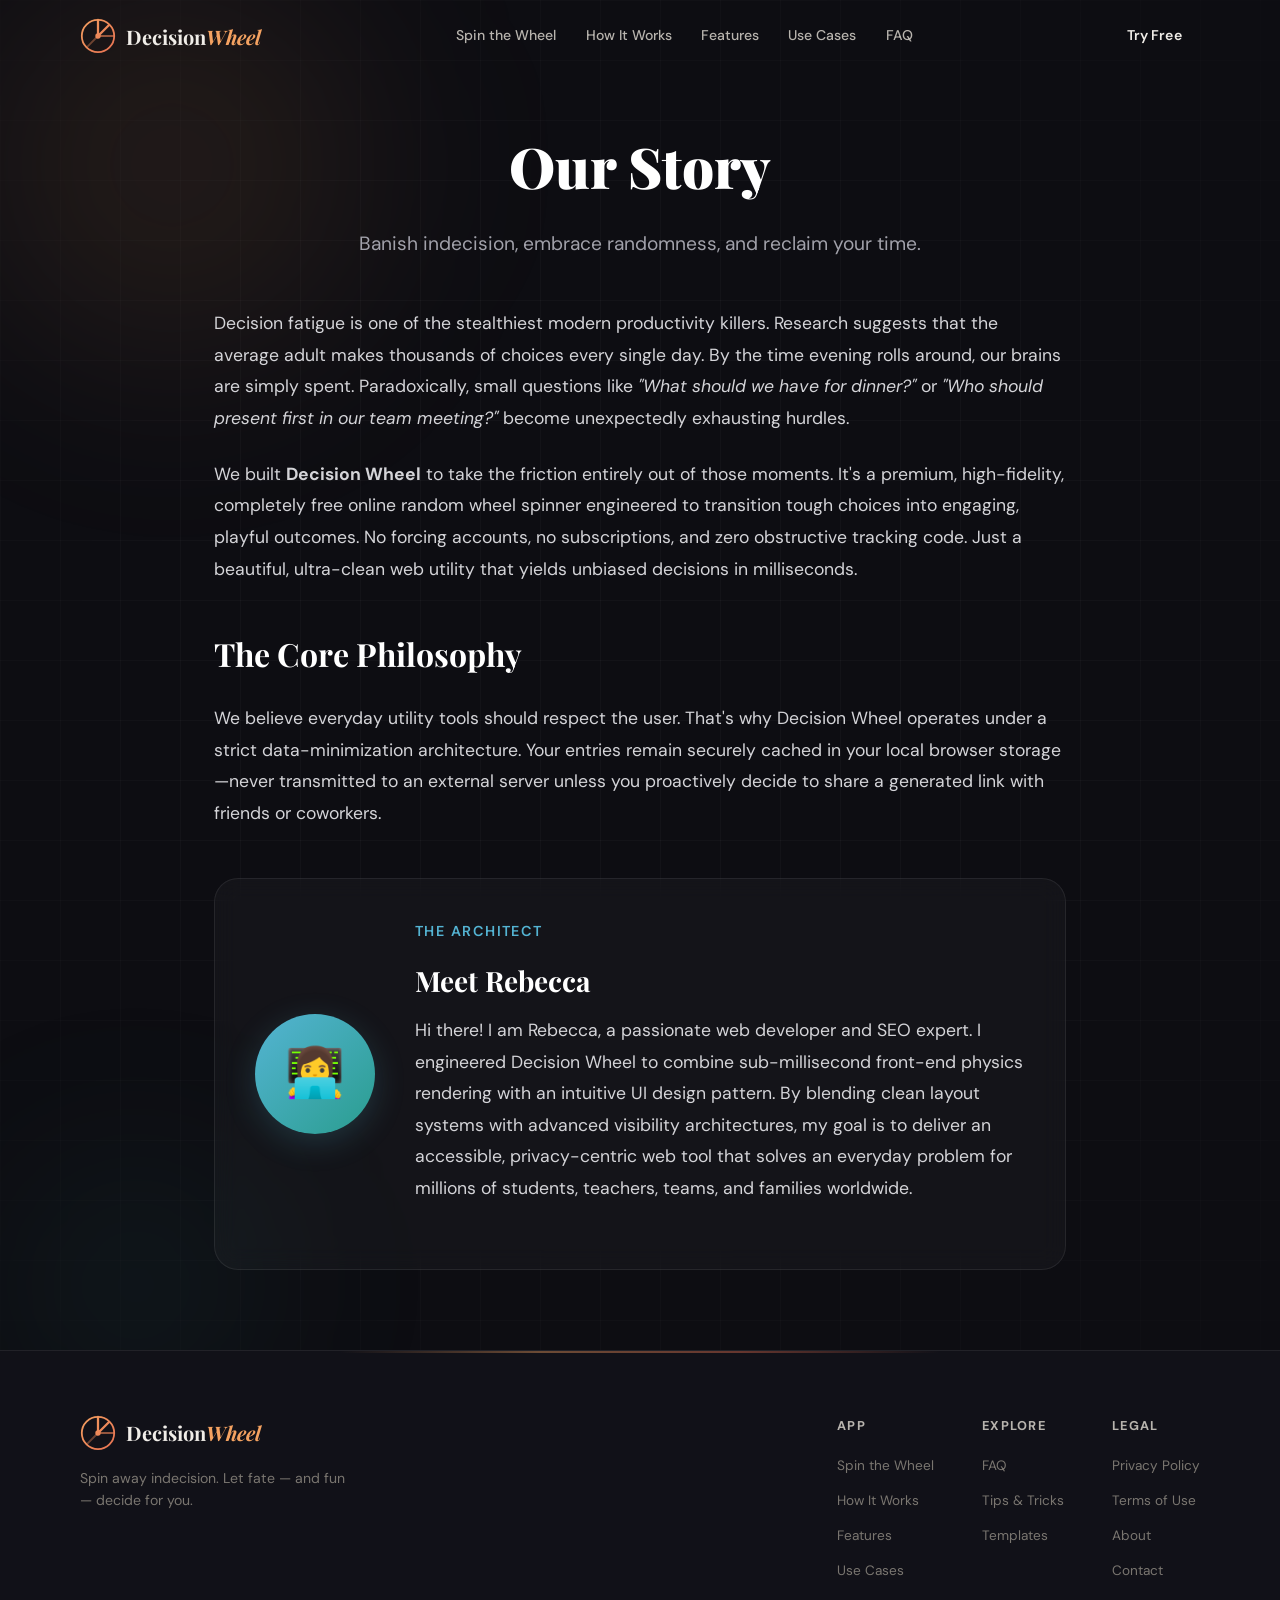
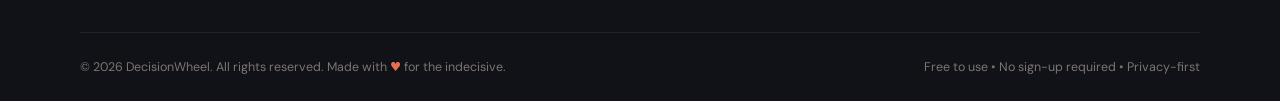
<file: about.html>
<!DOCTYPE html>
<html lang="en">
<head>
  <meta charset="UTF-8"/>
  <meta name="viewport" content="width=device-width, initial-scale=1.0"/>
  <meta name="theme-color" content="#0d0d12"/>

  <title>About Us — Decision Wheel</title>
  <meta name="description" content="Discover the story behind Decision Wheel. Created by Rebecca, a professional web developer and SEO expert, to help you beat decision fatigue."/>
  <meta name="robots" content="index, follow"/>
  <link rel="canonical" href="https://decisionwheel.github.io/about"/>
  <link rel="icon" type="image/png" sizes="32x32" href="/favicon.png">

  <meta property="og:type" content="website"/>
  <meta property="og:title" content="About Us — Decision Wheel"/>
  <meta property="og:description" content="Discover the story behind Decision Wheel and its mission to simplify daily choices."/>
  <meta property="og:url" content="https://decisionwheel.github.io/about"/>
  <meta property="og:site_name" content="DecisionWheel"/>
  <meta property="og:image" content="https://decisionwheel.github.io/og-image.png"/>

  <link rel="preconnect" href="https://fonts.googleapis.com"/>
  <link rel="preconnect" href="https://fonts.gstatic.com" crossorigin/>
  <link href="https://fonts.googleapis.com/css2?family=Playfair+Display:ital,wght@0,700;0,900;1,700&family=DM+Sans:opsz,wght@9..40,300;9..40,400;9..40,500;9..40,600&display=swap" rel="stylesheet"/>

  <link rel="stylesheet" href="style.css"/>
  <style>
    .about-page { padding: 120px 0 80px; position: relative; overflow: hidden; background-color: #0d0d12; color: #e4e4e7; }
    .about-page-container { max-width: 900px; margin: 0 auto; padding: 0 24px; position: relative; z-index: 2; }
    .about-page-header { margin-bottom: 48px; text-align: center; }
    .about-page-header h1 { font-family: 'Playfair Display', serif; font-size: 3.5rem; color: #ffffff; margin-bottom: 16px; font-weight: 900; }
    .about-page-header p { font-family: 'DM Sans', sans-serif; font-size: 1.2rem; color: #a1a1aa; max-width: 600px; margin: 0 auto; }
    .about-page-content { font-family: 'DM Sans', sans-serif; line-height: 1.8; color: #d4d4d8; font-size: 1.1rem; }
    .about-page-content h2 { font-family: 'Playfair Display', serif; font-size: 2rem; color: #ffffff; margin: 40px 0 20px; font-weight: 700; }
    .about-page-content p { margin-bottom: 24px; }
    
    .creator-profile { display: flex; gap: 40px; align-items: center; background: rgba(255, 255, 255, 0.03); border: 1px solid rgba(255, 255, 255, 0.08); padding: 40px; border-radius: 24px; margin-top: 48px; backdrop-filter: blur(12px); }
    .creator-avatar { width: 120px; height: 120px; background: linear-gradient(135deg, #54b4d3, #2a9d8f); border-radius: 50%; display: flex; align-items: center; justify-content: center; font-size: 3rem; color: white; box-shadow: 0 8px 32px rgba(84, 180, 211, 0.2); flex-shrink: 0; }
    .creator-info h3 { font-family: 'Playfair Display', serif; font-size: 1.75rem; color: #ffffff; margin-bottom: 8px; }
    .creator-tag { font-size: 0.9rem; text-transform: uppercase; letter-spacing: 0.1em; color: #54b4d3; font-weight: 600; margin-bottom: 12px; }
    
    @media (max-width: 768px) {
      .about-page-header h1 { font-size: 2.5rem; }
      .creator-profile { flex-direction: column; text-align: center; padding: 32px 24px; }
    }
  </style>
</head>
<body>

<div id="header-root"></div>

<section class="about-page">
  <div class="hero-bg">
    <div class="hero-orb orb1" style="top: -10%; left: -10%;"></div>
    <div class="hero-orb orb2" style="bottom: -10%; right: -10%;"></div>
    <div class="grid-overlay"></div>
  </div>

  <div class="about-page-container">
    <div class="about-page-header">
      <h1>Our Story</h1>
      <p>Banish indecision, embrace randomness, and reclaim your time.</p>
    </div>

    <div class="about-page-content">
      <p>Decision fatigue is one of the stealthiest modern productivity killers. Research suggests that the average adult makes thousands of choices every single day. By the time evening rolls around, our brains are simply spent. Paradoxically, small questions like <em>"What should we have for dinner?"</em> or <em>"Who should present first in our team meeting?"</em> become unexpectedly exhausting hurdles.</p>
      
      <p>We built <strong>Decision Wheel</strong> to take the friction entirely out of those moments. It's a premium, high-fidelity, completely free online random wheel spinner engineered to transition tough choices into engaging, playful outcomes. No forcing accounts, no subscriptions, and zero obstructive tracking code. Just a beautiful, ultra-clean web utility that yields unbiased decisions in milliseconds.</p>

      <h2>The Core Philosophy</h2>
      <p>We believe everyday utility tools should respect the user. That's why Decision Wheel operates under a strict data-minimization architecture. Your entries remain securely cached in your local browser storage—never transmitted to an external server unless you proactively decide to share a generated link with friends or coworkers.</p>

      <div class="creator-profile">
        <div class="creator-avatar">👩‍💻</div>
        <div class="creator-info">
          <div class="creator-tag">The Architect</div>
          <h3>Meet Rebecca</h3>
          <p>Hi there! I am Rebecca, a passionate web developer and SEO expert. I engineered Decision Wheel to combine sub-millisecond front-end physics rendering with an intuitive UI design pattern. By blending clean layout systems with advanced visibility architectures, my goal is to deliver an accessible, privacy-centric web tool that solves an everyday problem for millions of students, teachers, teams, and families worldwide.</p>
        </div>
      </div>
    </div>
  </div>
</section>

<div id="footer-root"></div>

<script src="header.js" defer></script>
<script src="footer.js" defer></script>
</body>
</html>
</file>
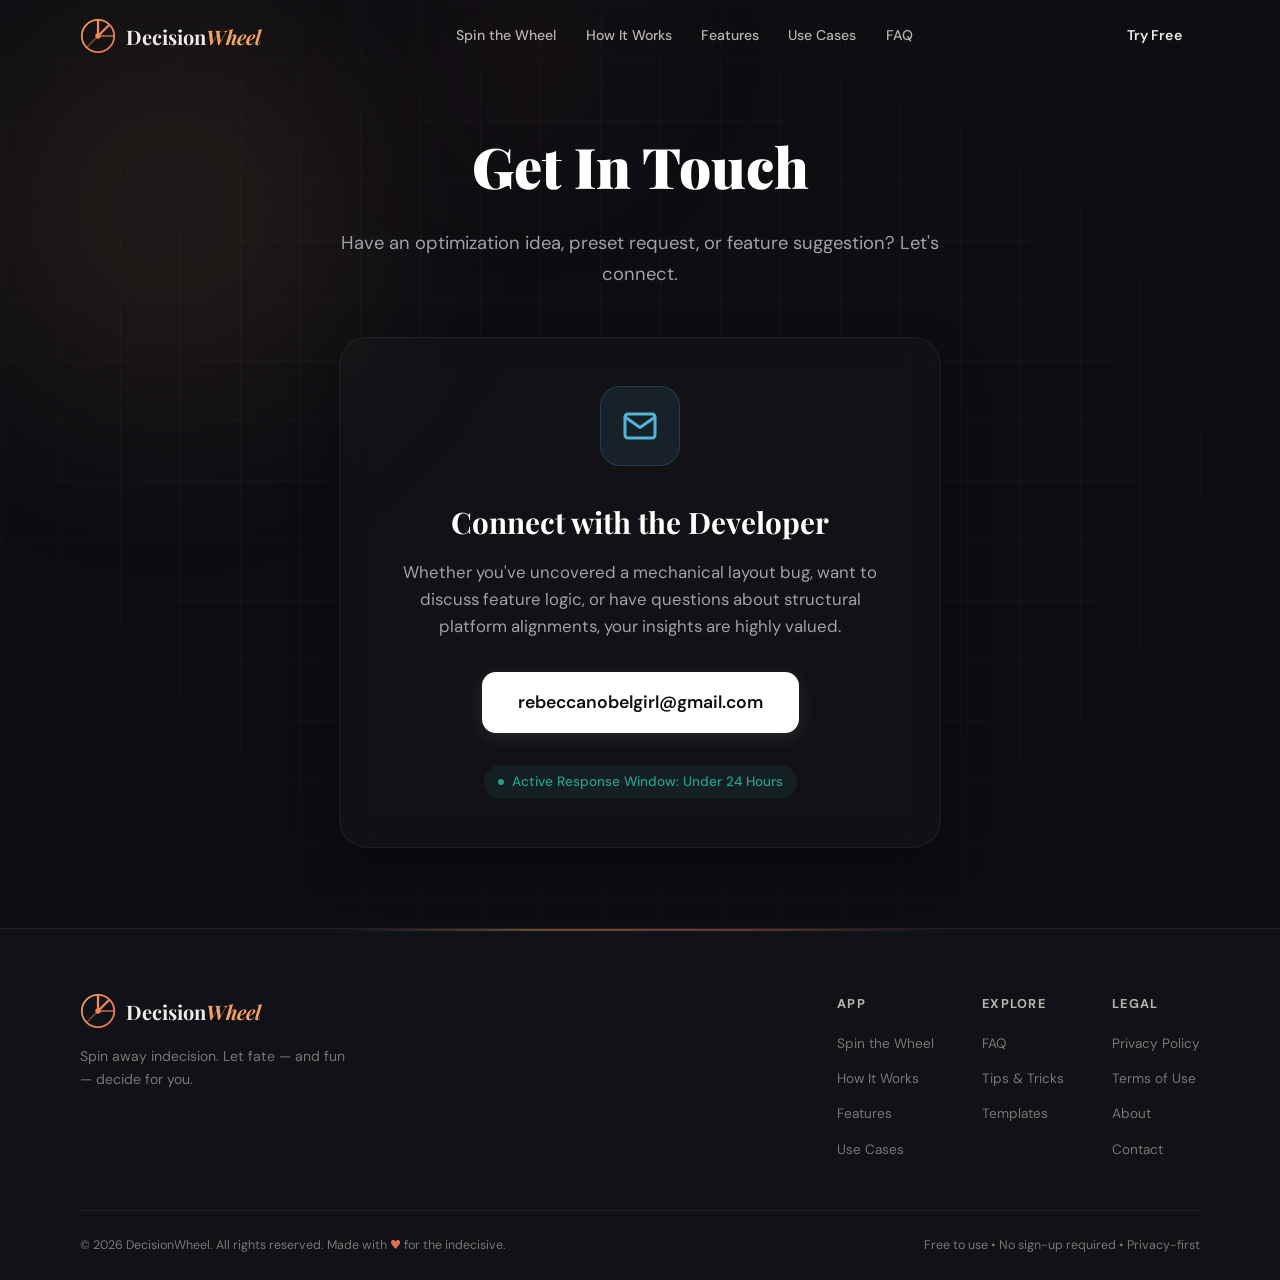
<file: contact.html>
<!DOCTYPE html>
<html lang="en">
<head>
  <meta charset="UTF-8"/>
  <meta name="viewport" content="width=device-width, initial-scale=1.0"/>
  <meta name="theme-color" content="#0d0d12"/>

  <title>Contact Us — Decision Wheel</title>
  <meta name="description" content="Have questions or suggestions for Decision Wheel? Contact Rebecca directly for developer inquiries, feature feedback, or SEO support."/>
  <meta name="robots" content="index, follow"/>
  <link rel="canonical" href="https://decisionwheel.github.io/contact"/>
  <link rel="icon" type="image/png" sizes="32x32" href="/favicon.png">

  <meta property="og:type" content="website"/>
  <meta property="og:title" content="Contact Us — Decision Wheel"/>
  <meta property="og:description" content="Reach out to the creator of Decision Wheel for feedback or partnership opportunities."/>
  <meta property="og:url" content="https://decisionwheel.github.io/contact"/>
  <meta property="og:site_name" content="DecisionWheel"/>
  <meta property="og:image" content="https://decisionwheel.github.io/og-image.png"/>

  <link rel="preconnect" href="https://fonts.googleapis.com"/>
  <link rel="preconnect" href="https://fonts.gstatic.com" crossorigin/>
  <link href="https://fonts.googleapis.com/css2?family=Playfair+Display:ital,wght@0,700;0,900;1,700&family=DM+Sans:opsz,wght@9..40,300;9..40,400;9..40,500;9..40,600&display=swap" rel="stylesheet"/>

  <link rel="stylesheet" href="style.css"/>
  <style>
    .contact-section { padding: 120px 0 80px; position: relative; overflow: hidden; background-color: #0d0d12; color: #e4e4e7; }
    .contact-container { max-width: 650px; margin: 0 auto; padding: 0 24px; position: relative; z-index: 2; }
    .contact-header { text-align: center; margin-bottom: 48px; }
    .contact-header h1 { font-family: 'Playfair Display', serif; font-size: 3.5rem; color: #ffffff; margin-bottom: 16px; font-weight: 900; }
    .contact-header p { font-family: 'DM Sans', sans-serif; font-size: 1.15rem; color: #a1a1aa; }
    
    .contact-card { background: rgba(255, 255, 255, 0.02); border: 1px solid rgba(255, 255, 255, 0.06); padding: 48px; border-radius: 28px; backdrop-filter: blur(16px); box-shadow: 0 20px 50px rgba(0,0,0,0.3); text-align: center; }
    .contact-icon-wrap { width: 80px; height: 80px; background: rgba(84, 180, 211, 0.1); border: 1px solid rgba(84, 180, 211, 0.2); border-radius: 20px; display: flex; align-items: center; justify-content: center; margin: 0 auto 32px; color: #54b4d3; }
    .contact-icon-wrap svg { width: 36px; height: 36px; }
    
    .contact-card h2 { font-family: 'Playfair Display', serif; font-size: 1.85rem; color: #ffffff; margin-bottom: 12px; font-weight: 700; }
    .contact-card p { font-family: 'DM Sans', sans-serif; color: #a1a1aa; margin-bottom: 32px; font-size: 1.05rem; line-height: 1.6; }
    
    .email-link { display: inline-flex; align-items: center; gap: 12px; background: #ffffff; color: #0d0d12; font-family: 'DM Sans', sans-serif; font-weight: 600; padding: 16px 36px; border-radius: 14px; text-decoration: none; font-size: 1.1rem; transition: all 0.25s cubic-bezier(0.4, 0, 0.2, 1); box-shadow: 0 4px 20px rgba(255,255,255,0.1); }
    .email-link:hover { background: #54b4d3; color: #ffffff; transform: translateY(-3px); box-shadow: 0 8px 30px rgba(84, 180, 211, 0.4); }
    
    .response-badge { margin-top: 32px; display: inline-flex; align-items: center; gap: 8px; font-family: 'DM Sans', sans-serif; font-size: 0.85rem; color: #2a9d8f; background: rgba(42, 157, 143, 0.1); padding: 6px 14px; border-radius: 20px; font-weight: 500; }
    .pulse-dot { width: 6px; height: 6px; background: #2a9d8f; border-radius: 50%; animation: pulse 2s infinite; }
    
    @keyframes pulse { 0% { transform: scale(0.95); box-shadow: 0 0 0 0 rgba(42, 157, 143, 0.7); } 70% { transform: scale(1); box-shadow: 0 0 0 6px rgba(42, 157, 143, 0); } 100% { transform: scale(0.95); box-shadow: 0 0 0 0 rgba(42, 157, 143, 0); } }
    @media (max-width: 600px) { .contact-header h1 { font-size: 2.5rem; } .contact-card { padding: 32px 20px; } .email-link { width: 100%; justify-content: center; padding: 16px 20px; font-size: 1rem; } }
  </style>
</head>
<body>

<div id="header-root"></div>

<section class="contact-section">
  <div class="hero-bg">
    <div class="hero-orb orb3" style="top: -10%; right: -10%;"></div>
    <div class="hero-orb orb1" style="bottom: -10%; left: -10%;"></div>
    <div class="grid-overlay"></div>
  </div>

  <div class="contact-container">
    <div class="contact-header">
      <h1>Get In Touch</h1>
      <p>Have an optimization idea, preset request, or feature suggestion? Let's connect.</p>
    </div>

    <div class="contact-card">
      <div class="contact-icon-wrap">
        <svg viewBox="0 0 24 24" fill="none" stroke="currentColor" stroke-width="2" stroke-linecap="round" stroke-linejoin="round"><path d="M4 4h16c1.1 0 2 .9 2 2v12c0 1.1-.9 2-2 2H4c-1.1 0-2-.9-2-2V6c0-1.1.9-2 2-2z"/><polyline points="22,6 12,13 2,6"/></svg>
      </div>
      <h2>Connect with the Developer</h2>
      <p>Whether you've uncovered a mechanical layout bug, want to discuss feature logic, or have questions about structural platform alignments, your insights are highly valued.</p>
      
      <a href="mailto:rebeccanobelgirl@gmail.com" class="email-link">
        <span>rebeccanobelgirl@gmail.com</span>
      </a>

      <div>
        <div class="response-badge">
          <span class="pulse-dot"></span>
          Active Response Window: Under 24 Hours
        </div>
      </div>
    </div>
  </div>
</section>

<div id="footer-root"></div>

<script src="header.js" defer></script>
<script src="footer.js" defer></script>
</body>
</html>
</file>
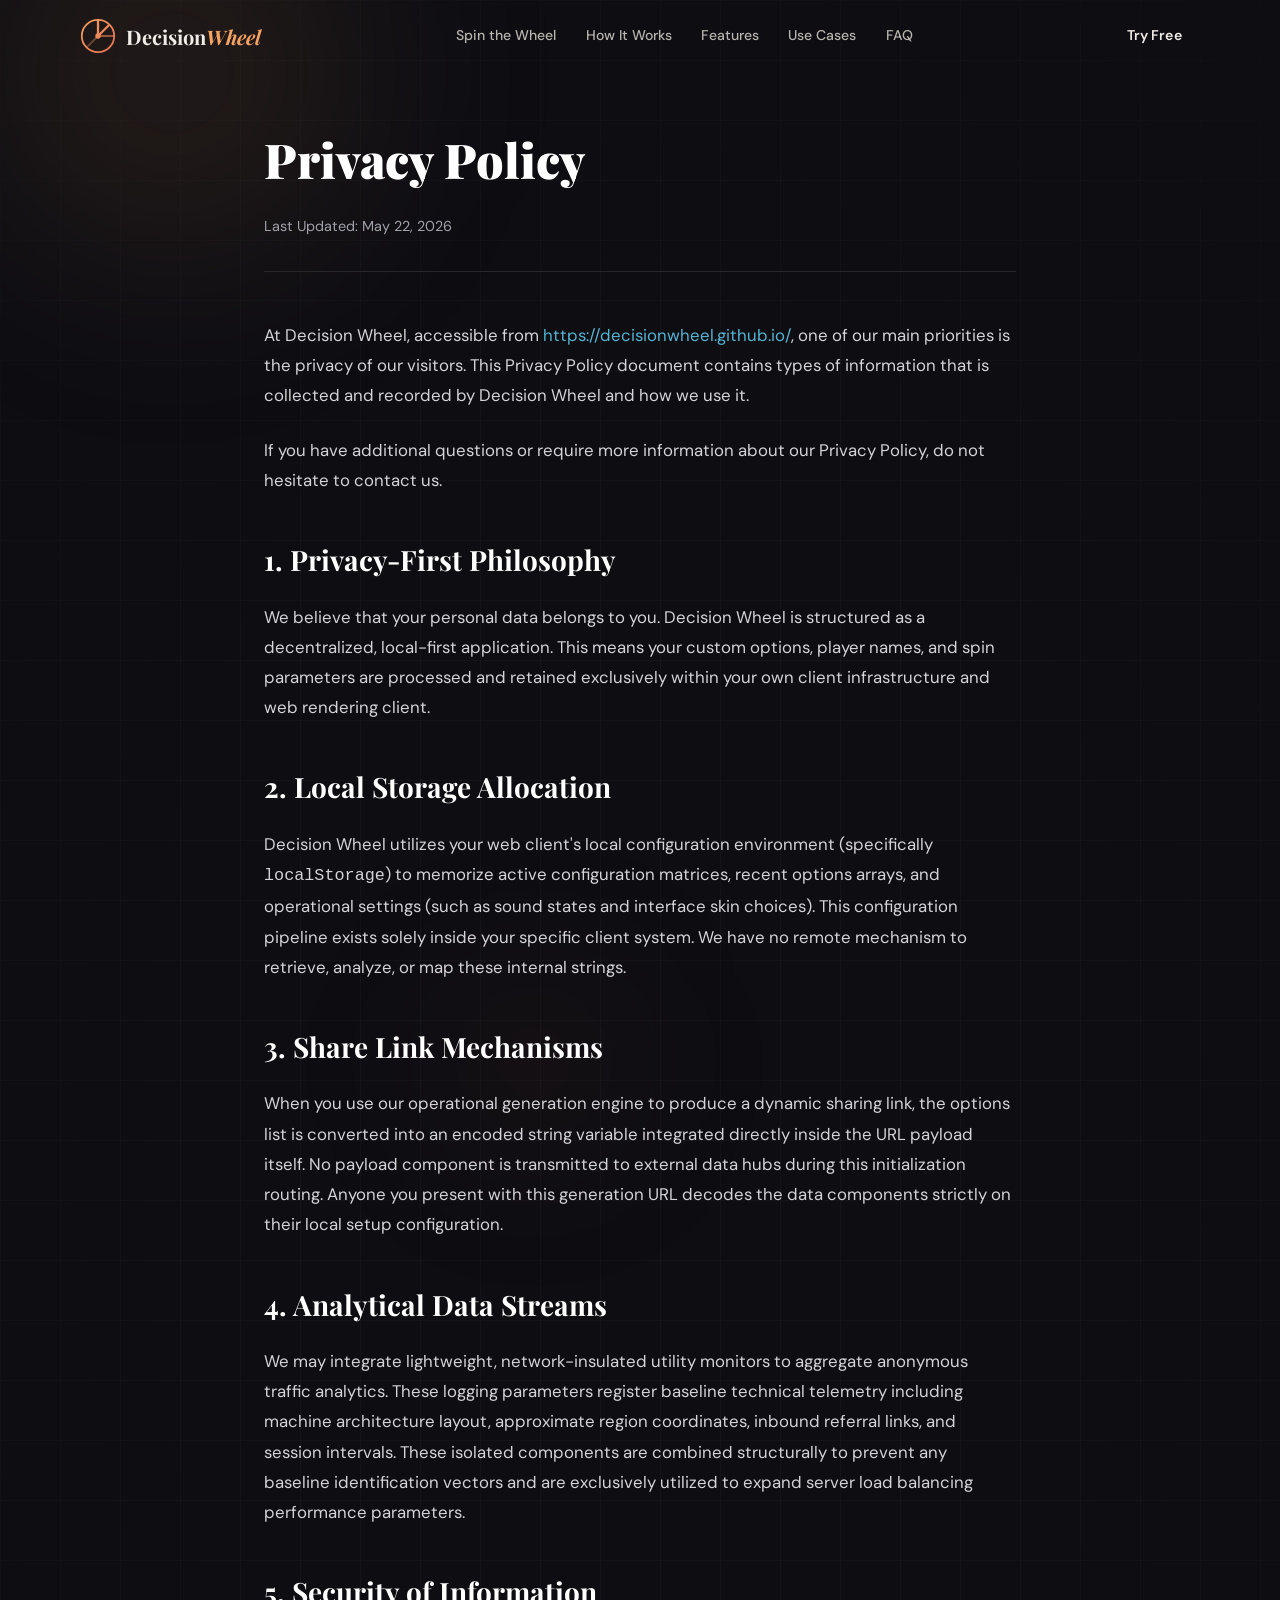
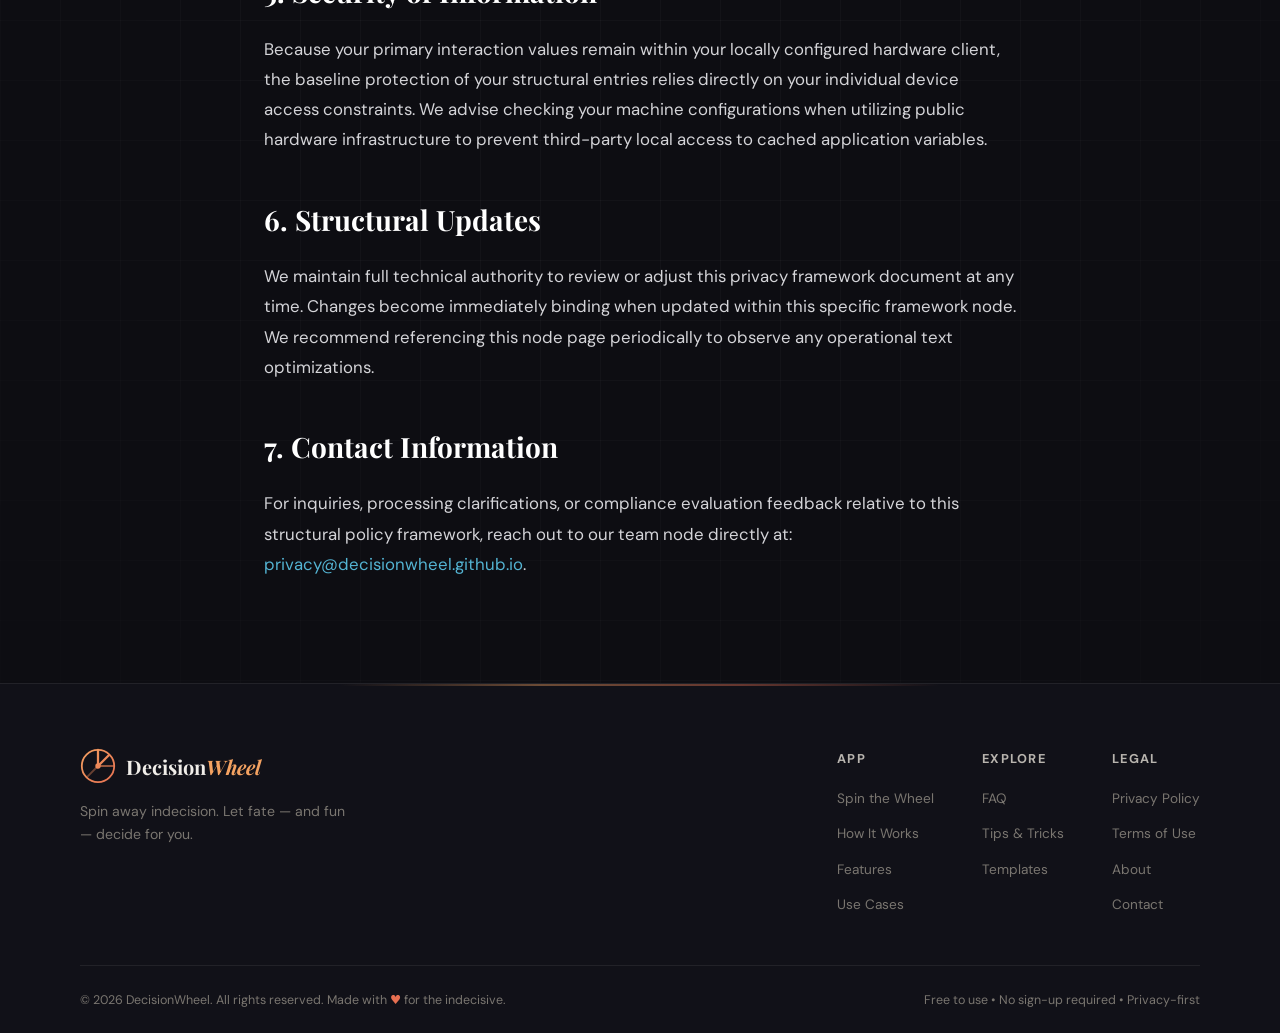
<file: privacy.html>
<!DOCTYPE html>
<html lang="en">
<head>
  <meta charset="UTF-8"/>
  <meta name="viewport" content="width=device-width, initial-scale=1.0"/>
  <meta name="theme-color" content="#0d0d12"/>

  <title>Privacy Policy — Decision Wheel</title>
  <meta name="description" content="Privacy Policy for Decision Wheel. Learn how we protect your privacy and handle data locally on your device."/>
  <meta name="robots" content="index, follow"/>
  <link rel="canonical" href="https://decisionwheel.github.io/privacy"/>
  <link rel="icon" type="image/png" sizes="32x32" href="/favicon.png">

  <meta property="og:type" content="website"/>
  <meta property="og:title" content="Privacy Policy — Decision Wheel"/>
  <meta property="og:description" content="Learn how Decision Wheel protects your privacy with our local-first, privacy-by-design policy."/>
  <meta property="og:url" content="https://decisionwheel.github.io/privacy"/>
  <meta property="og:site_name" content="DecisionWheel"/>
  <meta property="og:image" content="https://decisionwheel.github.io/og-image.png"/>

  <link rel="preconnect" href="https://fonts.googleapis.com"/>
  <link rel="preconnect" href="https://fonts.gstatic.com" crossorigin/>
  <link href="https://fonts.googleapis.com/css2?family=Playfair+Display:ital,wght@0,700;0,900;1,700&family=DM+Sans:opsz,wght@9..40,300;9..40,400;9..40,500;9..40,600&display=swap" rel="stylesheet"/>

  <link rel="stylesheet" href="style.css"/>
  <style>
    .legal-section { padding: 120px 0 80px; position: relative; overflow: hidden; background-color: #0d0d12; color: #e4e4e7; }
    .legal-container { max-width: 800px; margin: 0 auto; padding: 0 24px; position: relative; z-index: 2; }
    .legal-header { margin-bottom: 48px; border-bottom: 1px solid #27272a; padding-bottom: 32px; }
    .legal-header h1 { font-family: 'Playfair Display', serif; font-size: 3rem; color: #ffffff; margin-bottom: 16px; font-weight: 900; }
    .legal-date { font-family: 'DM Sans', sans-serif; font-size: 0.9rem; color: #a1a1aa; }
    .legal-content { font-family: 'DM Sans', sans-serif; line-height: 1.8; color: #d4d4d8; font-size: 1.05rem; }
    .legal-content h2 { font-family: 'Playfair Display', serif; font-size: 1.75rem; color: #ffffff; margin: 40px 0 16px; font-weight: 700; }
    .legal-content p { margin-bottom: 24px; }
    .legal-content ul { margin-bottom: 24px; padding-left: 24px; list-style-type: disc; }
    .legal-content li { margin-bottom: 12px; }
    .legal-content a { color: #54b4d3; text-decoration: none; transition: color 0.2s ease; }
    .legal-content a:hover { color: #76c7e2; text-shadow: 0 0 10px rgba(84,180,211,0.3); }
    @media (max-width: 768px) { .legal-header h1 { font-size: 2.25rem; } .legal-section { padding-top: 100px; } }
  </style>
</head>
<body>

<div id="header-root"></div>

<section class="legal-section">
  <div class="hero-bg">
    <div class="hero-orb orb1" style="top: -10%; left: -10%;"></div>
    <div class="hero-orb orb3" style="bottom: -10%; right: -10%;"></div>
    <div class="grid-overlay"></div>
  </div>

  <div class="legal-container">
    <div class="legal-header">
      <h1>Privacy Policy</h1>
      <div class="legal-date">Last Updated: May 22, 2026</div>
    </div>

    <div class="legal-content">
      <p>At Decision Wheel, accessible from <a href="https://decisionwheel.github.io/">https://decisionwheel.github.io/</a>, one of our main priorities is the privacy of our visitors. This Privacy Policy document contains types of information that is collected and recorded by Decision Wheel and how we use it.</p>
      
      <p>If you have additional questions or require more information about our Privacy Policy, do not hesitate to contact us.</p>

      <h2>1. Privacy-First Philosophy</h2>
      <p>We believe that your personal data belongs to you. Decision Wheel is structured as a decentralized, local-first application. This means your custom options, player names, and spin parameters are processed and retained exclusively within your own client infrastructure and web rendering client.</p>

      <h2>2. Local Storage Allocation</h2>
      <p>Decision Wheel utilizes your web client's local configuration environment (specifically <code>localStorage</code>) to memorize active configuration matrices, recent options arrays, and operational settings (such as sound states and interface skin choices). This configuration pipeline exists solely inside your specific client system. We have no remote mechanism to retrieve, analyze, or map these internal strings.</p>

      <h2>3. Share Link Mechanisms</h2>
      <p>When you use our operational generation engine to produce a dynamic sharing link, the options list is converted into an encoded string variable integrated directly inside the URL payload itself. No payload component is transmitted to external data hubs during this initialization routing. Anyone you present with this generation URL decodes the data components strictly on their local setup configuration.</p>

      <h2>4. Analytical Data Streams</h2>
      <p>We may integrate lightweight, network-insulated utility monitors to aggregate anonymous traffic analytics. These logging parameters register baseline technical telemetry including machine architecture layout, approximate region coordinates, inbound referral links, and session intervals. These isolated components are combined structurally to prevent any baseline identification vectors and are exclusively utilized to expand server load balancing performance parameters.</p>

      <h2>5. Security of Information</h2>
      <p>Because your primary interaction values remain within your locally configured hardware client, the baseline protection of your structural entries relies directly on your individual device access constraints. We advise checking your machine configurations when utilizing public hardware infrastructure to prevent third-party local access to cached application variables.</p>

      <h2>6. Structural Updates</h2>
      <p>We maintain full technical authority to review or adjust this privacy framework document at any time. Changes become immediately binding when updated within this specific framework node. We recommend referencing this node page periodically to observe any operational text optimizations.</p>

      <h2>7. Contact Information</h2>
      <p>For inquiries, processing clarifications, or compliance evaluation feedback relative to this structural policy framework, reach out to our team node directly at: <a href="mailto:privacy@decisionwheel.github.io">privacy@decisionwheel.github.io</a>.</p>
    </div>
  </div>
</section>

<div id="footer-root"></div>

<script src="header.js" defer></script>
<script src="footer.js" defer></script>
</body>
</html>
</file>
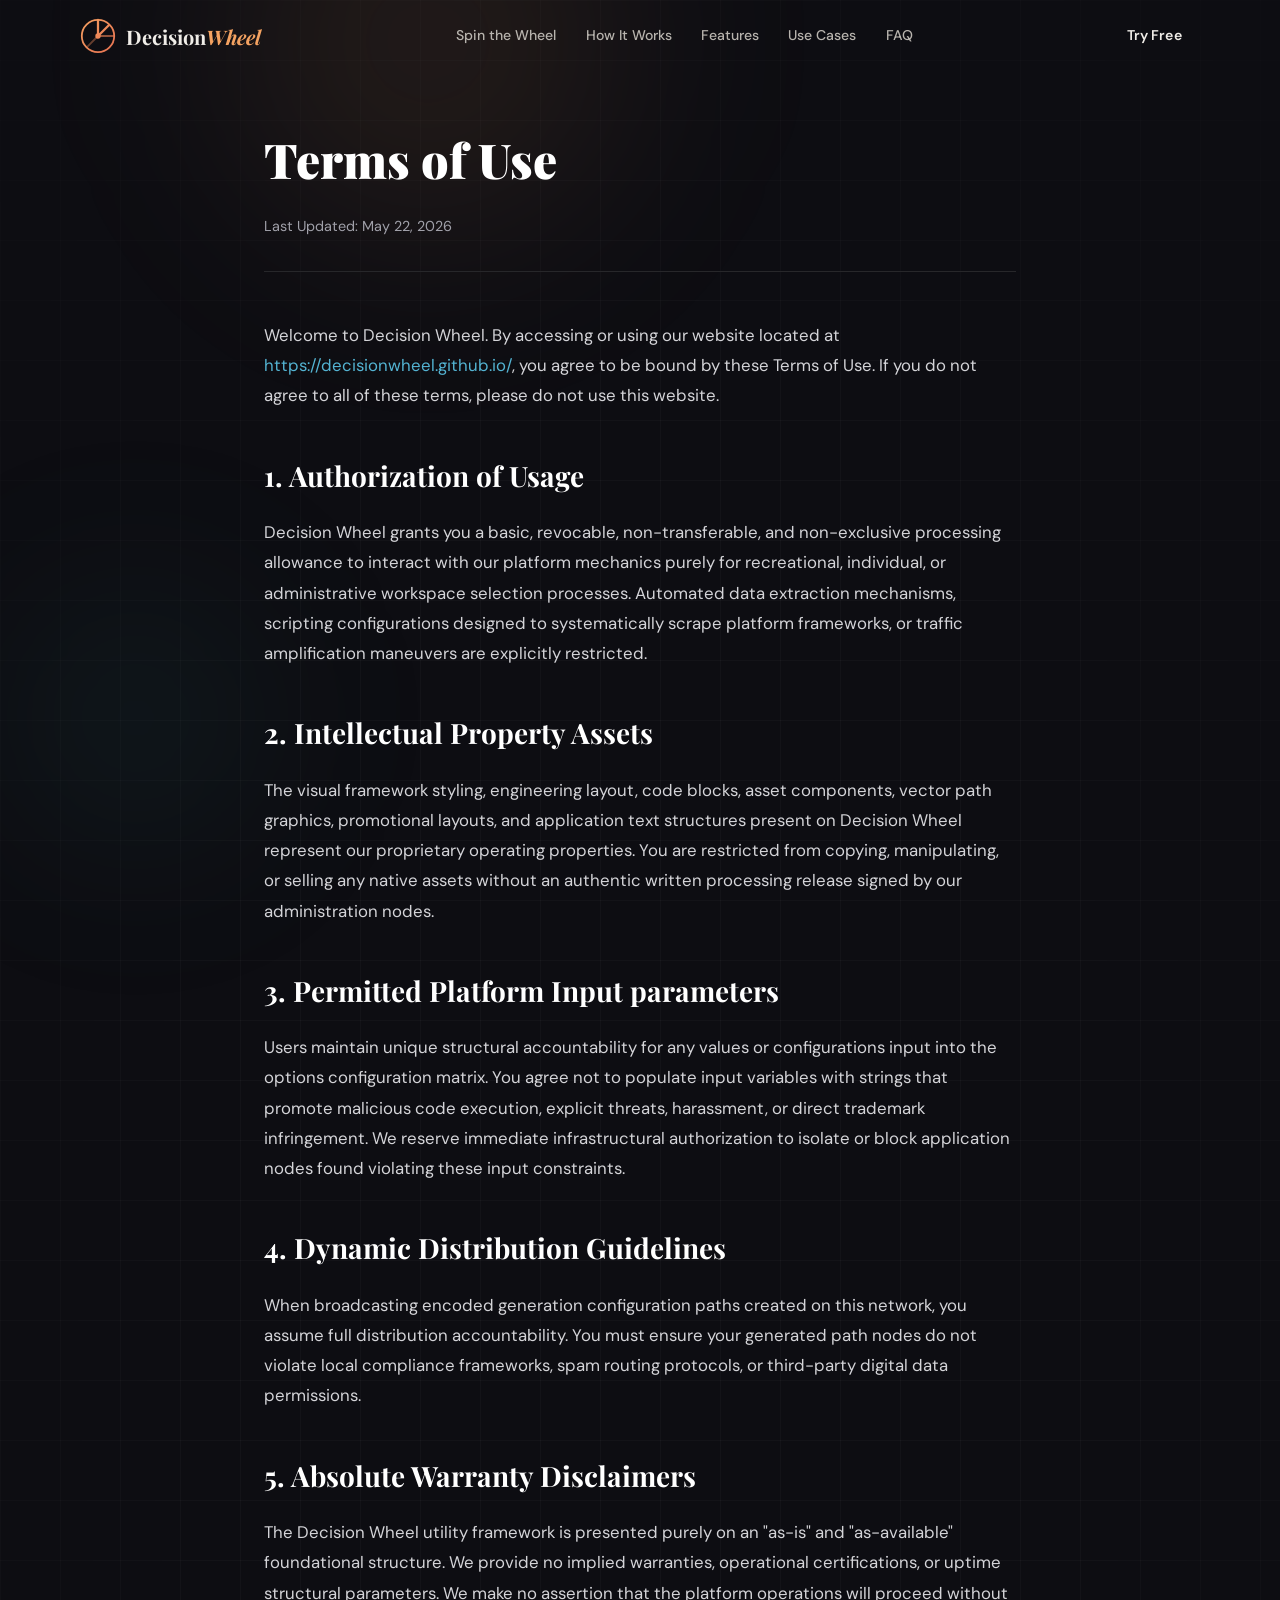
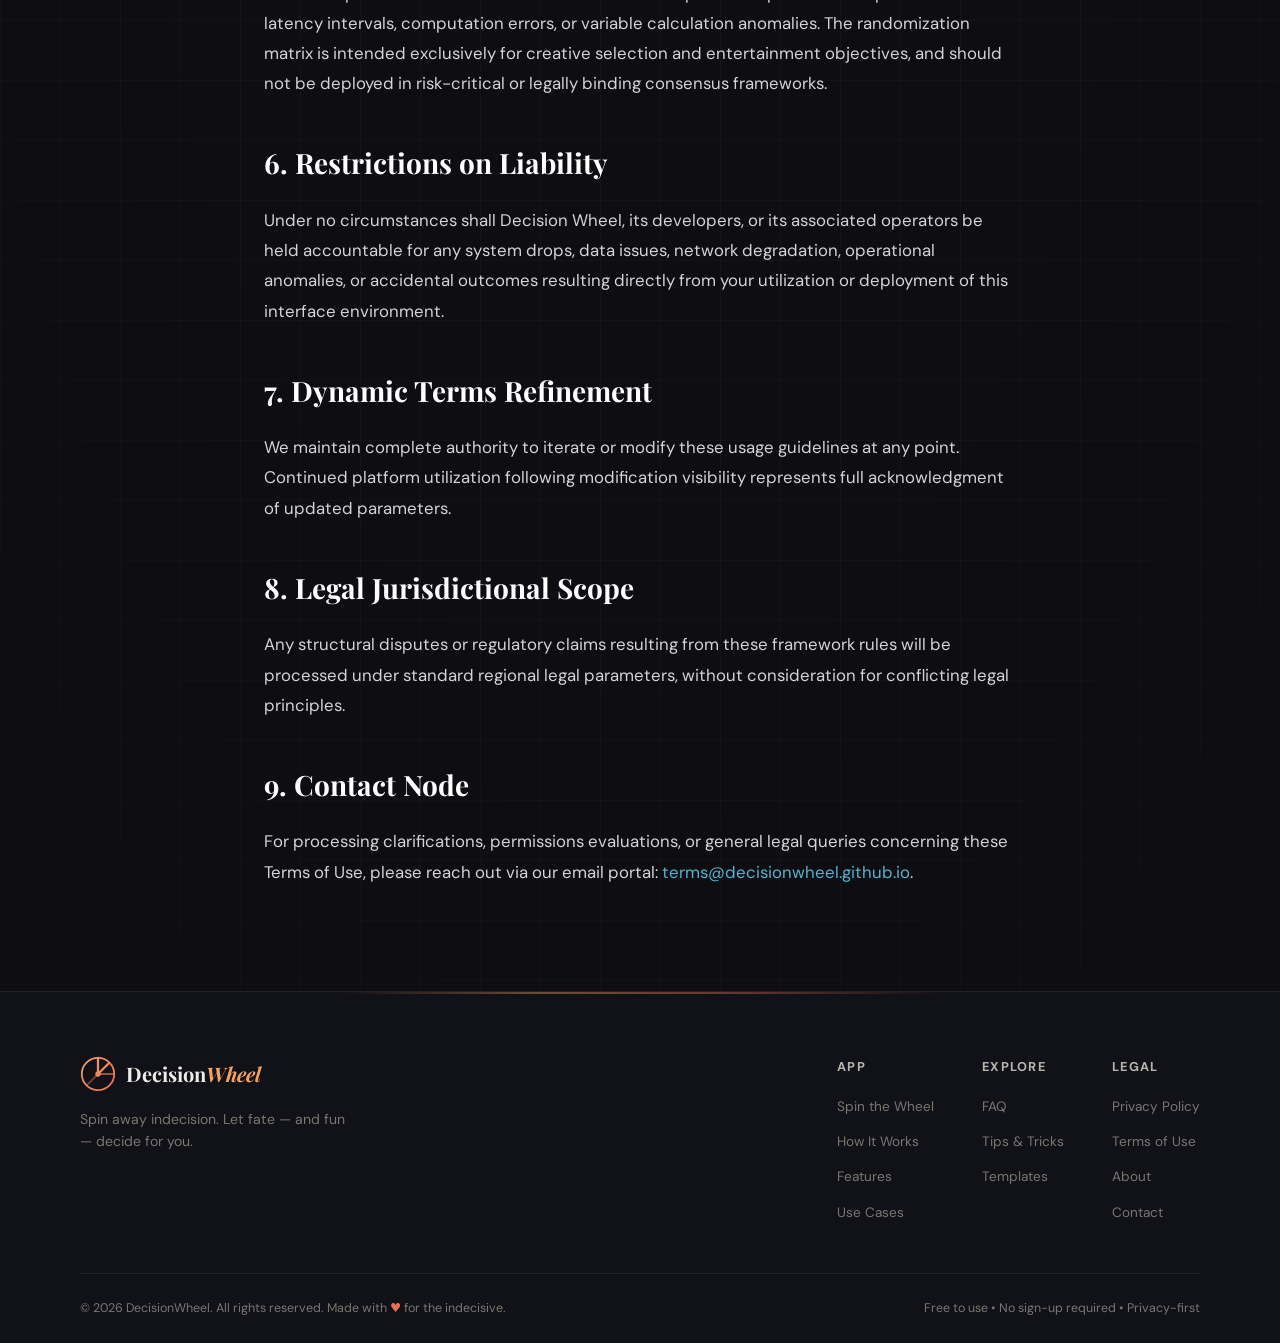
<file: terms.html>
<!DOCTYPE html>
<html lang="en">
<head>
  <meta charset="UTF-8"/>
  <meta name="viewport" content="width=device-width, initial-scale=1.0"/>
  <meta name="theme-color" content="#0d0d12"/>

  <title>Terms of Use — Decision Wheel</title>
  <meta name="description" content="Terms of Use for Decision Wheel. Read our terms, licensing rules, and disclaimer information before using the wheel picker tool."/>
  <meta name="robots" content="index, follow"/>
  <link rel="canonical" href="https://decisionwheel.github.io/terms"/>
  <link rel="icon" type="image/png" sizes="32x32" href="/favicon.png">

  <meta property="og:type" content="website"/>
  <meta property="og:title" content="Terms of Use — Decision Wheel"/>
  <meta property="og:description" content="Review the Terms of Use governing your deployment of the Decision Wheel utility application."/>
  <meta property="og:url" content="https://decisionwheel.github.io/terms"/>
  <meta property="og:site_name" content="DecisionWheel"/>
  <meta property="og:image" content="https://decisionwheel.github.io/og-image.png"/>

  <link rel="preconnect" href="https://fonts.googleapis.com"/>
  <link rel="preconnect" href="https://fonts.gstatic.com" crossorigin/>
  <link href="https://fonts.googleapis.com/css2?family=Playfair+Display:ital,wght@0,700;0,900;1,700&family=DM+Sans:opsz,wght@9..40,300;9..40,400;9..40,500;9..40,600&display=swap" rel="stylesheet"/>

  <link rel="stylesheet" href="style.css"/>
  <style>
    .legal-section { padding: 120px 0 80px; position: relative; overflow: hidden; background-color: #0d0d12; color: #e4e4e7; }
    .legal-container { max-width: 800px; margin: 0 auto; padding: 0 24px; position: relative; z-index: 2; }
    .legal-header { margin-bottom: 48px; border-bottom: 1px solid #27272a; padding-bottom: 32px; }
    .legal-header h1 { font-family: 'Playfair Display', serif; font-size: 3rem; color: #ffffff; margin-bottom: 16px; font-weight: 900; }
    .legal-date { font-family: 'DM Sans', sans-serif; font-size: 0.9rem; color: #a1a1aa; }
    .legal-content { font-family: 'DM Sans', sans-serif; line-height: 1.8; color: #d4d4d8; font-size: 1.05rem; }
    .legal-content h2 { font-family: 'Playfair Display', serif; font-size: 1.75rem; color: #ffffff; margin: 40px 0 16px; font-weight: 700; }
    .legal-content p { margin-bottom: 24px; }
    .legal-content ul { margin-bottom: 24px; padding-left: 24px; list-style-type: disc; }
    .legal-content li { margin-bottom: 12px; }
    .legal-content a { color: #54b4d3; text-decoration: none; transition: color 0.2s ease; }
    .legal-content a:hover { color: #76c7e2; text-shadow: 0 0 10px rgba(84,180,211,0.3); }
    @media (max-width: 768px) { .legal-header h1 { font-size: 2.25rem; } .legal-section { padding-top: 100px; } }
  </style>
</head>
<body>

<div id="header-root"></div>

<section class="legal-section">
  <div class="hero-bg">
    <div class="hero-orb orb2" style="top: 20%; right: -10%;"></div>
    <div class="hero-orb orb1" style="bottom: -5%; left: 10%;"></div>
    <div class="grid-overlay"></div>
  </div>

  <div class="legal-container">
    <div class="legal-header">
      <h1>Terms of Use</h1>
      <div class="legal-date">Last Updated: May 22, 2026</div>
    </div>

    <div class="legal-content">
      <p>Welcome to Decision Wheel. By accessing or using our website located at <a href="https://decisionwheel.github.io/">https://decisionwheel.github.io/</a>, you agree to be bound by these Terms of Use. If you do not agree to all of these terms, please do not use this website.</p>

      <h2>1. Authorization of Usage</h2>
      <p>Decision Wheel grants you a basic, revocable, non-transferable, and non-exclusive processing allowance to interact with our platform mechanics purely for recreational, individual, or administrative workspace selection processes. Automated data extraction mechanisms, scripting configurations designed to systematically scrape platform frameworks, or traffic amplification maneuvers are explicitly restricted.</p>

      <h2>2. Intellectual Property Assets</h2>
      <p>The visual framework styling, engineering layout, code blocks, asset components, vector path graphics, promotional layouts, and application text structures present on Decision Wheel represent our proprietary operating properties. You are restricted from copying, manipulating, or selling any native assets without an authentic written processing release signed by our administration nodes.</p>

      <h2>3. Permitted Platform Input parameters</h2>
      <p>Users maintain unique structural accountability for any values or configurations input into the options configuration matrix. You agree not to populate input variables with strings that promote malicious code execution, explicit threats, harassment, or direct trademark infringement. We reserve immediate infrastructural authorization to isolate or block application nodes found violating these input constraints.</p>

      <h2>4. Dynamic Distribution Guidelines</h2>
      <p>When broadcasting encoded generation configuration paths created on this network, you assume full distribution accountability. You must ensure your generated path nodes do not violate local compliance frameworks, spam routing protocols, or third-party digital data permissions.</p>

      <h2>5. Absolute Warranty Disclaimers</h2>
      <p>The Decision Wheel utility framework is presented purely on an "as-is" and "as-available" foundational structure. We provide no implied warranties, operational certifications, or uptime structural parameters. We make no assertion that the platform operations will proceed without latency intervals, computation errors, or variable calculation anomalies. The randomization matrix is intended exclusively for creative selection and entertainment objectives, and should not be deployed in risk-critical or legally binding consensus frameworks.</p>

      <h2>6. Restrictions on Liability</h2>
      <p>Under no circumstances shall Decision Wheel, its developers, or its associated operators be held accountable for any system drops, data issues, network degradation, operational anomalies, or accidental outcomes resulting directly from your utilization or deployment of this interface environment.</p>

      <h2>7. Dynamic Terms Refinement</h2>
      <p>We maintain complete authority to iterate or modify these usage guidelines at any point. Continued platform utilization following modification visibility represents full acknowledgment of updated parameters.</p>

      <h2>8. Legal Jurisdictional Scope</h2>
      <p>Any structural disputes or regulatory claims resulting from these framework rules will be processed under standard regional legal parameters, without consideration for conflicting legal principles.</p>

      <h2>9. Contact Node</h2>
      <p>For processing clarifications, permissions evaluations, or general legal queries concerning these Terms of Use, please reach out via our email portal: <a href="mailto:terms@decisionwheel.github.io">terms@decisionwheel.github.io</a>.</p>
    </div>
  </div>
</section>

<div id="footer-root"></div>

<script src="header.js" defer></script>
<script src="footer.js" defer></script>
</body>
</html>
</file>
<file: style.css>
/* ═══════════════════════════════════════════════════════
   DECISION WHEEL — Main Stylesheet
   Theme: Luxury Dark with Warm Amber Accents
   Fonts: Playfair Display + DM Sans
═══════════════════════════════════════════════════════ */

:root {
  --bg: #0d0d12;
  --bg2: #111118;
  --bg3: #16161f;
  --surface: #1c1c28;
  --surface2: #22222f;
  --border: rgba(255,255,255,0.07);
  --border2: rgba(255,255,255,0.12);

  --accent: #F4A261;
  --accent2: #E76F51;
  --accent3: #2A9D8F;
  --accent-light: rgba(244,162,97,0.15);
  --accent-glow: rgba(244,162,97,0.25);

  --text: #f0ede8;
  --text2: #b8b4ae;
  --text3: #7a7670;

  --radius: 16px;
  --radius-sm: 8px;
  --radius-lg: 24px;
  --radius-xl: 32px;

  --shadow: 0 4px 32px rgba(0,0,0,0.4);
  --shadow-lg: 0 12px 60px rgba(0,0,0,0.5);
  --glow: 0 0 40px rgba(244,162,97,0.2);

  --font-display: 'Playfair Display', Georgia, serif;
  --font-body: 'DM Sans', system-ui, sans-serif;

  --transition: 0.3s cubic-bezier(0.4,0,0.2,1);
  --transition-slow: 0.6s cubic-bezier(0.4,0,0.2,1);
  --header-h: 72px;
}

/* ═══ RESET & BASE ═══ */
*, *::before, *::after { box-sizing: border-box; margin: 0; padding: 0; }

html {
  scroll-behavior: smooth;
  scroll-padding-top: var(--header-h);
  font-size: 16px;
}

body {
  background: var(--bg);
  color: var(--text);
  font-family: var(--font-body);
  line-height: 1.65;
  overflow-x: hidden;
  -webkit-font-smoothing: antialiased;
}

body.nav-open { overflow: hidden; }

img, svg { display: block; max-width: 100%; }
a { color: inherit; text-decoration: none; }
ul { list-style: none; }
button { font-family: inherit; cursor: pointer; border: none; background: none; }
input { font-family: inherit; }

/* ═══ TYPOGRAPHY ═══ */
.section-label {
  display: inline-block;
  font-size: 0.72rem;
  font-weight: 600;
  letter-spacing: 0.18em;
  text-transform: uppercase;
  color: var(--accent);
  background: var(--accent-light);
  border: 1px solid rgba(244,162,97,0.2);
  padding: 0.35em 0.9em;
  border-radius: 100px;
  margin-bottom: 1.2rem;
}

.section-title {
  font-family: var(--font-display);
  font-size: clamp(2rem, 4vw, 3rem);
  font-weight: 900;
  line-height: 1.15;
  color: var(--text);
  margin-bottom: 1rem;
}

.section-title em {
  font-style: italic;
  color: var(--accent);
}

.section-sub {
  font-size: 1.05rem;
  color: var(--text2);
  max-width: 560px;
  margin-bottom: 3.5rem;
  line-height: 1.7;
}

.container {
  max-width: 1200px;
  margin: 0 auto;
  padding: 0 clamp(1rem, 4vw, 2.5rem);
}

/* ═══ BUTTONS ═══ */
.cta-btn {
  display: inline-flex;
  align-items: center;
  gap: 0.5rem;
  padding: 0.82em 1.8em;
  border-radius: 100px;
  font-size: 0.95rem;
  font-weight: 600;
  letter-spacing: 0.01em;
  transition: var(--transition);
  cursor: pointer;
  white-space: nowrap;
}

.cta-btn svg { width: 16px; height: 16px; flex-shrink: 0; }

.cta-primary {
  background: linear-gradient(135deg, var(--accent), var(--accent2));
  color: #fff;
  box-shadow: 0 4px 24px rgba(244,162,97,0.35);
}
.cta-primary:hover {
  transform: translateY(-2px);
  box-shadow: 0 8px 36px rgba(244,162,97,0.5);
}

.cta-ghost {
  background: transparent;
  color: var(--text);
  border: 1.5px solid var(--border2);
}
.cta-ghost:hover {
  border-color: var(--accent);
  color: var(--accent);
}

.cta-large { padding: 1em 2.4em; font-size: 1.05rem; }

/* ═══ REVEAL ANIMATIONS ═══ */
.reveal {
  opacity: 0;
  transform: translateY(28px);
  transition: opacity 0.65s ease, transform 0.65s ease;
}
.reveal.visible {
  opacity: 1;
  transform: translateY(0);
}
.reveal-delay-1 { transition-delay: 0.12s; }
.reveal-delay-2 { transition-delay: 0.24s; }
.reveal-delay-3 { transition-delay: 0.36s; }
.reveal-delay-4 { transition-delay: 0.48s; }

/* ════════════════════════════════════════════
   HEADER
════════════════════════════════════════════ */
.site-header {
  position: fixed;
  top: 0; left: 0; right: 0;
  z-index: 999;
  height: var(--header-h);
  background: transparent;
  transition: background var(--transition), box-shadow var(--transition);
}
.site-header.scrolled {
  background: rgba(13,13,18,0.9);
  backdrop-filter: blur(20px);
  -webkit-backdrop-filter: blur(20px);
  box-shadow: 0 1px 0 var(--border);
}

.header-inner {
  max-width: 1200px;
  margin: 0 auto;
  padding: 0 clamp(1rem, 4vw, 2.5rem);
  height: 100%;
  display: flex;
  align-items: center;
  gap: 2rem;
}

.logo {
  display: flex;
  align-items: center;
  gap: 0.6rem;
  flex-shrink: 0;
}
.logo-icon { width: 36px; height: 36px; }
.logo-text {
  font-family: var(--font-display);
  font-size: 1.25rem;
  font-weight: 700;
  color: var(--text);
}
.logo-text em { font-style: italic; color: var(--accent); }

.main-nav { flex: 1; }
.main-nav ul {
  display: flex;
  align-items: center;
  gap: 0.25rem;
  justify-content: center;
}
.main-nav a {
  font-size: 0.88rem;
  font-weight: 500;
  color: var(--text2);
  padding: 0.45em 0.9em;
  border-radius: 8px;
  transition: var(--transition);
}
.main-nav a:hover, .main-nav a.active {
  color: var(--text);
  background: var(--surface);
}
.main-nav a.active { color: var(--accent); }

.header-actions { display: flex; align-items: center; gap: 0.75rem; }

.header-cta { padding: 0.55em 1.3em; font-size: 0.88rem; }

.header-line {
  position: absolute;
  bottom: 0; left: 0; right: 0;
  height: 1px;
  background: var(--border);
  opacity: 0;
  transition: opacity var(--transition);
}
.site-header.scrolled .header-line { opacity: 1; }

.nav-toggle {
  display: none;
  flex-direction: column;
  justify-content: center;
  gap: 5px;
  width: 36px;
  height: 36px;
  padding: 6px;
  border-radius: 8px;
  transition: var(--transition);
}
.nav-toggle:hover { background: var(--surface); }
.nav-toggle span {
  display: block;
  height: 2px;
  background: var(--text);
  border-radius: 2px;
  transition: var(--transition);
  transform-origin: center;
}
.nav-toggle.open span:nth-child(1) { transform: translateY(7px) rotate(45deg); }
.nav-toggle.open span:nth-child(2) { opacity: 0; transform: scaleX(0); }
.nav-toggle.open span:nth-child(3) { transform: translateY(-7px) rotate(-45deg); }

/* ════════════════════════════════════════════
   HERO
════════════════════════════════════════════ */
.hero {
  position: relative;
  min-height: 100vh;
  display: flex;
  align-items: center;
  padding: calc(var(--header-h) + 3rem) 0 4rem;
  overflow: hidden;
}

.hero-bg {
  position: absolute;
  inset: 0;
  pointer-events: none;
  overflow: hidden;
}

.hero-orb {
  position: absolute;
  border-radius: 50%;
  filter: blur(80px);
  animation: orbFloat 8s ease-in-out infinite;
}
.orb1 {
  width: 600px; height: 600px;
  background: radial-gradient(circle, rgba(244,162,97,0.12) 0%, transparent 70%);
  top: -10%; right: -5%;
  animation-delay: 0s;
}
.orb2 {
  width: 400px; height: 400px;
  background: radial-gradient(circle, rgba(42,157,143,0.1) 0%, transparent 70%);
  bottom: 10%; left: -5%;
  animation-delay: -3s;
}
.orb3 {
  width: 300px; height: 300px;
  background: radial-gradient(circle, rgba(231,111,81,0.08) 0%, transparent 70%);
  top: 40%; left: 30%;
  animation-delay: -6s;
}

@keyframes orbFloat {
  0%, 100% { transform: translateY(0) scale(1); }
  50% { transform: translateY(-30px) scale(1.05); }
}

.grid-overlay {
  position: absolute;
  inset: 0;
  background-image:
    linear-gradient(var(--border) 1px, transparent 1px),
    linear-gradient(90deg, var(--border) 1px, transparent 1px);
  background-size: 60px 60px;
  opacity: 0.4;
  mask-image: radial-gradient(ellipse 80% 80% at 50% 50%, black 40%, transparent 100%);
}

.hero-container {
  display: grid;
  grid-template-columns: 1fr 1fr;
  gap: 4rem;
  align-items: center;
  position: relative;
}

.hero-badge {
  display: inline-flex;
  align-items: center;
  gap: 0.5rem;
  font-size: 0.8rem;
  font-weight: 500;
  color: var(--text2);
  border: 1px solid var(--border2);
  padding: 0.4em 0.9em;
  border-radius: 100px;
  margin-bottom: 1.5rem;
  background: var(--surface);
}
.badge-dot {
  width: 8px; height: 8px;
  border-radius: 50%;
  background: var(--accent);
  animation: pulse 2s infinite;
}
@keyframes pulse {
  0%, 100% { box-shadow: 0 0 0 0 rgba(244,162,97,0.5); }
  50% { box-shadow: 0 0 0 6px rgba(244,162,97,0); }
}

.hero-title {
  font-family: var(--font-display);
  font-size: clamp(2.6rem, 5.5vw, 4.5rem);
  font-weight: 900;
  line-height: 1.1;
  margin-bottom: 1.5rem;
  color: var(--text);
}
.hero-title em {
  font-style: italic;
  background: linear-gradient(135deg, var(--accent), var(--accent2));
  -webkit-background-clip: text;
  -webkit-text-fill-color: transparent;
  background-clip: text;
}

.hero-desc {
  font-size: 1.1rem;
  color: var(--text2);
  line-height: 1.7;
  margin-bottom: 2rem;
  max-width: 500px;
}

.hero-actions {
  display: flex;
  gap: 1rem;
  flex-wrap: wrap;
  margin-bottom: 2.5rem;
}

.hero-stats {
  display: flex;
  align-items: center;
  gap: 1.5rem;
}
.stat { display: flex; flex-direction: column; }
.stat strong { font-size: 1.4rem; font-weight: 700; color: var(--accent); line-height: 1; }
.stat span { font-size: 0.75rem; color: var(--text3); margin-top: 0.2rem; }
.stat-divider { width: 1px; height: 36px; background: var(--border2); }

/* Hero Wheel Preview */
.hero-wheel-preview {
  display: flex;
  justify-content: center;
}
.wheel-demo-wrap {
  position: relative;
  width: 320px;
  height: 320px;
}
.wheel-demo-glow {
  position: absolute;
  inset: -20px;
  border-radius: 50%;
  background: radial-gradient(circle, rgba(244,162,97,0.2) 0%, transparent 70%);
  animation: glowPulse 3s ease-in-out infinite;
}
@keyframes glowPulse {
  0%, 100% { opacity: 0.6; transform: scale(1); }
  50% { opacity: 1; transform: scale(1.05); }
}
.wheel-demo-svg {
  width: 100%;
  height: 100%;
  filter: drop-shadow(0 0 30px rgba(244,162,97,0.15));
}
.wheel-pin {
  position: absolute;
  top: -12px;
  left: 50%;
  transform: translateX(-50%);
  font-size: 1.5rem;
  color: var(--accent);
  text-shadow: 0 0 10px rgba(244,162,97,0.5);
  z-index: 2;
}

.hero-scroll-hint {
  position: absolute;
  bottom: 2rem;
  left: 50%;
  transform: translateX(-50%);
  display: flex;
  flex-direction: column;
  align-items: center;
  gap: 0.5rem;
  font-size: 0.72rem;
  color: var(--text3);
  letter-spacing: 0.1em;
  text-transform: uppercase;
}
.scroll-line {
  width: 1px;
  height: 40px;
  background: linear-gradient(to bottom, var(--text3), transparent);
  animation: scrollLine 2s ease-in-out infinite;
}
@keyframes scrollLine {
  0% { opacity: 0; transform: scaleY(0) translateY(-20px); }
  50% { opacity: 1; transform: scaleY(1); }
  100% { opacity: 0; transform: scaleY(0) translateY(20px); }
}

/* ════════════════════════════════════════════
   APP SECTION
════════════════════════════════════════════ */
.app-section {
  padding: 6rem 0;
  background: var(--bg2);
}

.app-section .section-title,
.app-section .section-sub { text-align: center; }
.app-section .section-label { display: block; text-align: center; }

.app-layout {
  display: grid;
  grid-template-columns: 1fr 1fr;
  gap: 3rem;
  align-items: start;
  margin-top: 1rem;
}

/* Wheel Area */
.wheel-area {
  display: flex;
  flex-direction: column;
  align-items: center;
  gap: 1.5rem;
}

.wheel-wrap {
  position: relative;
  width: min(460px, 90vw);
  height: min(460px, 90vw);
}

.wheel-outer-ring {
  position: absolute;
  inset: -8px;
  border-radius: 50%;
  border: 2px solid var(--border);
  background: transparent;
  pointer-events: none;
}

#wheel-canvas {
  width: 100%;
  height: 100%;
  border-radius: 50%;
  cursor: pointer;
  transition: filter var(--transition);
}
#wheel-canvas:hover { filter: brightness(1.05); }

.wheel-center-btn {
  position: absolute;
  top: 50%; left: 50%;
  transform: translate(-50%, -50%);
  width: 70px; height: 70px;
  border-radius: 50%;
  background: linear-gradient(135deg, var(--accent), var(--accent2));
  display: flex;
  align-items: center;
  justify-content: center;
  cursor: pointer;
  box-shadow: 0 0 0 6px rgba(244,162,97,0.15), 0 4px 20px rgba(244,162,97,0.4);
  z-index: 10;
  transition: var(--transition);
}
.wheel-center-btn:hover {
  transform: translate(-50%, -50%) scale(1.08);
  box-shadow: 0 0 0 10px rgba(244,162,97,0.1), 0 8px 30px rgba(244,162,97,0.5);
}
.wheel-center-btn.spinning {
  animation: spinBtnPulse 0.5s ease infinite alternate;
}
@keyframes spinBtnPulse {
  from { box-shadow: 0 0 0 6px rgba(244,162,97,0.15), 0 4px 20px rgba(244,162,97,0.3); }
  to { box-shadow: 0 0 0 14px rgba(244,162,97,0.05), 0 8px 40px rgba(244,162,97,0.5); }
}

.spin-label {
  font-size: 0.72rem;
  font-weight: 700;
  letter-spacing: 0.12em;
  color: #fff;
  pointer-events: none;
}

.wheel-pointer {
  position: absolute;
  top: -20px;
  left: 50%;
  transform: translateX(-50%);
  font-size: 1.8rem;
  color: var(--accent);
  text-shadow: 0 0 15px rgba(244,162,97,0.6);
  z-index: 11;
  pointer-events: none;
}

.wheel-controls-row {
  display: flex;
  gap: 0.75rem;
}

.ctrl-btn {
  width: 44px; height: 44px;
  border-radius: 12px;
  background: var(--surface);
  border: 1px solid var(--border);
  color: var(--text2);
  display: flex;
  align-items: center;
  justify-content: center;
  transition: var(--transition);
}
.ctrl-btn svg { width: 18px; height: 18px; }
.ctrl-btn:hover {
  background: var(--surface2);
  border-color: var(--border2);
  color: var(--accent);
}
.ctrl-btn.active { color: var(--accent); border-color: var(--accent); }

/* Options Panel */
.options-panel {
  background: var(--surface);
  border: 1px solid var(--border);
  border-radius: var(--radius-lg);
  overflow: hidden;
}

.panel-header {
  padding: 1.25rem 1.5rem;
  border-bottom: 1px solid var(--border);
  display: flex;
  align-items: center;
  justify-content: space-between;
  flex-wrap: wrap;
  gap: 0.75rem;
}
.panel-header h3 {
  font-family: var(--font-display);
  font-size: 1.05rem;
  font-weight: 700;
}

.panel-tabs {
  display: flex;
  gap: 0.25rem;
  background: var(--bg2);
  border-radius: 8px;
  padding: 3px;
}
.tab-btn {
  padding: 0.35em 0.85em;
  font-size: 0.8rem;
  font-weight: 500;
  color: var(--text3);
  border-radius: 6px;
  transition: var(--transition);
}
.tab-btn.active {
  background: var(--surface2);
  color: var(--text);
}
.tab-btn:hover:not(.active) { color: var(--text2); }

.tab-pane { display: none; padding: 1.5rem; }
.tab-pane.active { display: block; }

/* Entries */
.add-entry-row {
  display: flex;
  gap: 0.5rem;
  margin-bottom: 1rem;
}
.add-entry-row input {
  flex: 1;
  background: var(--bg2);
  border: 1px solid var(--border);
  border-radius: 10px;
  color: var(--text);
  padding: 0.7em 1em;
  font-size: 0.9rem;
  transition: var(--transition);
  outline: none;
}
.add-entry-row input:focus {
  border-color: var(--accent);
  box-shadow: 0 0 0 3px var(--accent-light);
}
.add-entry-row input::placeholder { color: var(--text3); }

.add-btn {
  width: 44px; height: 44px;
  background: linear-gradient(135deg, var(--accent), var(--accent2));
  border-radius: 10px;
  flex-shrink: 0;
  display: flex;
  align-items: center;
  justify-content: center;
  color: #fff;
  transition: var(--transition);
}
.add-btn svg { width: 20px; height: 20px; }
.add-btn:hover { transform: scale(1.05); box-shadow: 0 4px 16px rgba(244,162,97,0.4); }

.entries-list {
  max-height: 260px;
  overflow-y: auto;
  scrollbar-width: thin;
  scrollbar-color: var(--surface2) transparent;
  display: flex;
  flex-direction: column;
  gap: 0.35rem;
  margin-bottom: 1rem;
}

.entry-item {
  display: flex;
  align-items: center;
  gap: 0.6rem;
  padding: 0.6em 0.8em;
  background: var(--bg2);
  border-radius: 8px;
  border: 1px solid var(--border);
  animation: entryIn 0.25s ease;
  transition: var(--transition);
}
@keyframes entryIn {
  from { opacity: 0; transform: translateX(-10px); }
  to { opacity: 1; transform: translateX(0); }
}
.entry-item:hover { border-color: var(--border2); }

.entry-color {
  width: 12px; height: 12px;
  border-radius: 3px;
  flex-shrink: 0;
}
.entry-text {
  flex: 1;
  font-size: 0.88rem;
  color: var(--text);
  white-space: nowrap;
  overflow: hidden;
  text-overflow: ellipsis;
}
.entry-del {
  width: 24px; height: 24px;
  border-radius: 6px;
  display: flex;
  align-items: center;
  justify-content: center;
  color: var(--text3);
  transition: var(--transition);
  flex-shrink: 0;
  font-size: 1.1rem;
  line-height: 1;
}
.entry-del:hover { color: #e55; background: rgba(229,85,85,0.1); }

.entries-actions {
  display: flex;
  gap: 1rem;
  margin-bottom: 0.75rem;
}
.action-link {
  font-size: 0.78rem;
  color: var(--text3);
  text-decoration: underline;
  cursor: pointer;
  transition: var(--transition);
}
.action-link:hover { color: var(--accent); }

.entry-count {
  font-size: 0.78rem;
  color: var(--text3);
  text-align: right;
}
#entry-count { color: var(--accent); font-weight: 600; }

/* Style Tab */
.style-option {
  margin-bottom: 1.5rem;
}
.style-option label {
  display: block;
  font-size: 0.82rem;
  font-weight: 600;
  color: var(--text2);
  text-transform: uppercase;
  letter-spacing: 0.08em;
  margin-bottom: 0.6rem;
}

.color-themes {
  display: flex;
  gap: 0.5rem;
  flex-wrap: wrap;
}
.theme-swatch {
  width: 36px; height: 36px;
  border-radius: 50%;
  border: 2px solid transparent;
  cursor: pointer;
  transition: var(--transition);
}
.theme-swatch:hover, .theme-swatch.active {
  border-color: var(--accent);
  transform: scale(1.1);
  box-shadow: 0 0 0 3px var(--accent-light);
}

.slider-row {
  display: flex;
  align-items: center;
  gap: 0.75rem;
  font-size: 0.78rem;
  color: var(--text3);
}
input[type=range] {
  flex: 1;
  accent-color: var(--accent);
  cursor: pointer;
}
.slider-val {
  font-size: 0.85rem;
  color: var(--accent);
  font-weight: 600;
  text-align: center;
  margin-top: 0.4rem;
}

.toggle-group {
  display: flex;
  gap: 0.35rem;
  background: var(--bg2);
  border-radius: 8px;
  padding: 3px;
}
.toggle-opt {
  flex: 1;
  padding: 0.4em 0.75em;
  font-size: 0.8rem;
  font-weight: 500;
  color: var(--text3);
  border-radius: 6px;
  transition: var(--transition);
  text-align: center;
}
.toggle-opt.active {
  background: var(--accent);
  color: #fff;
}
.toggle-opt:hover:not(.active) { color: var(--text2); }

.checkbox-label {
  display: flex !important;
  align-items: center;
  gap: 0.6rem;
  cursor: pointer;
  font-size: 0.88rem !important;
  color: var(--text2) !important;
  text-transform: none !important;
  letter-spacing: 0 !important;
}
.checkbox-label input { display: none; }
.checkmark {
  width: 18px; height: 18px;
  border: 1.5px solid var(--border2);
  border-radius: 5px;
  flex-shrink: 0;
  display: flex;
  align-items: center;
  justify-content: center;
  transition: var(--transition);
}
.checkbox-label input:checked + .checkmark {
  background: var(--accent);
  border-color: var(--accent);
}
.checkbox-label input:checked + .checkmark::after {
  content: '✓';
  font-size: 0.7rem;
  color: #fff;
  font-weight: 700;
}

/* Templates Tab */
.templates-desc {
  font-size: 0.88rem;
  color: var(--text3);
  margin-bottom: 1rem;
}
.templates-grid {
  display: flex;
  flex-direction: column;
  gap: 0.5rem;
  max-height: 360px;
  overflow-y: auto;
  scrollbar-width: thin;
  scrollbar-color: var(--surface2) transparent;
}
.tmpl-item {
  display: flex;
  align-items: center;
  gap: 0.75rem;
  padding: 0.75em 1em;
  background: var(--bg2);
  border: 1px solid var(--border);
  border-radius: 10px;
  cursor: pointer;
  transition: var(--transition);
}
.tmpl-item:hover {
  border-color: var(--accent);
  background: var(--accent-light);
}
.tmpl-icon { font-size: 1.4rem; flex-shrink: 0; }
.tmpl-info { flex: 1; min-width: 0; }
.tmpl-name {
  font-size: 0.88rem;
  font-weight: 600;
  color: var(--text);
  margin-bottom: 0.15rem;
}
.tmpl-count { font-size: 0.75rem; color: var(--text3); }
.tmpl-load {
  font-size: 0.75rem;
  font-weight: 600;
  color: var(--accent);
  background: var(--accent-light);
  border: 1px solid rgba(244,162,97,0.2);
  border-radius: 6px;
  padding: 0.25em 0.6em;
  flex-shrink: 0;
}

/* Result Modal */
.result-overlay {
  display: none;
  position: fixed;
  inset: 0;
  background: rgba(0,0,0,0.75);
  backdrop-filter: blur(8px);
  z-index: 9999;
  align-items: center;
  justify-content: center;
  padding: 1rem;
}
.result-overlay.show { display: flex; }

.result-card {
  background: var(--surface);
  border: 1px solid var(--border2);
  border-radius: var(--radius-xl);
  padding: 3rem 2.5rem;
  text-align: center;
  max-width: 440px;
  width: 100%;
  position: relative;
  overflow: hidden;
  box-shadow: var(--shadow-lg);
  animation: resultIn 0.4s cubic-bezier(0.34, 1.56, 0.64, 1);
}
@keyframes resultIn {
  from { opacity: 0; transform: scale(0.75) translateY(30px); }
  to { opacity: 1; transform: scale(1) translateY(0); }
}

.result-confetti-area {
  position: absolute;
  inset: 0;
  pointer-events: none;
  overflow: hidden;
}
.confetti-particle {
  position: absolute;
  top: -10px;
  border-radius: 2px;
  animation: confettiFall linear forwards;
}
@keyframes confettiFall {
  to { transform: translateY(500px) rotate(720deg); opacity: 0; }
}

.result-icon { font-size: 3rem; margin-bottom: 0.5rem; }
.result-label {
  font-size: 0.82rem;
  font-weight: 600;
  text-transform: uppercase;
  letter-spacing: 0.12em;
  color: var(--text3);
  margin-bottom: 0.75rem;
}
.result-winner {
  font-family: var(--font-display);
  font-size: clamp(1.8rem, 5vw, 2.8rem);
  font-weight: 900;
  color: var(--accent);
  margin-bottom: 2rem;
  word-break: break-word;
}
.result-actions { display: flex; gap: 1rem; justify-content: center; flex-wrap: wrap; }

/* ════════════════════════════════════════════
   HOW IT WORKS
════════════════════════════════════════════ */
.how-section {
  padding: 7rem 0;
  text-align: center;
  background: var(--bg);
}

.steps-grid {
  display: flex;
  align-items: center;
  gap: 0;
  margin-top: 1rem;
}

.step-card {
  flex: 1;
  background: var(--surface);
  border: 1px solid var(--border);
  border-radius: var(--radius-lg);
  padding: 2.5rem 2rem;
  text-align: center;
  transition: var(--transition);
  position: relative;
  overflow: hidden;
}
.step-card::before {
  content: '';
  position: absolute;
  inset: 0;
  background: linear-gradient(135deg, var(--accent-light), transparent);
  opacity: 0;
  transition: var(--transition);
}
.step-card:hover { border-color: rgba(244,162,97,0.3); transform: translateY(-4px); box-shadow: var(--shadow); }
.step-card:hover::before { opacity: 1; }

.step-number {
  font-family: var(--font-display);
  font-size: 4rem;
  font-weight: 900;
  color: rgba(244,162,97,0.08);
  line-height: 1;
  margin-bottom: 0.75rem;
  position: relative;
}

.step-icon {
  width: 56px; height: 56px;
  background: var(--accent-light);
  border: 1px solid rgba(244,162,97,0.2);
  border-radius: 16px;
  display: flex;
  align-items: center;
  justify-content: center;
  margin: 0 auto 1.25rem;
  color: var(--accent);
}
.step-icon svg { width: 28px; height: 28px; }

.step-card h3 {
  font-family: var(--font-display);
  font-size: 1.2rem;
  font-weight: 700;
  margin-bottom: 0.75rem;
  color: var(--text);
}
.step-card p { font-size: 0.9rem; color: var(--text2); line-height: 1.6; }

.step-connector {
  flex-shrink: 0;
  padding: 0 0.5rem;
  color: var(--text3);
  opacity: 0.5;
}
.step-connector svg { width: 60px; height: 20px; }

/* ════════════════════════════════════════════
   FEATURES
════════════════════════════════════════════ */
.features-section {
  padding: 7rem 0;
  background: var(--bg2);
  position: relative;
  overflow: hidden;
}
.features-bg {
  position: absolute;
  inset: 0;
  background:
    radial-gradient(ellipse 50% 50% at 0% 50%, rgba(42,157,143,0.06) 0%, transparent 60%),
    radial-gradient(ellipse 50% 50% at 100% 50%, rgba(244,162,97,0.06) 0%, transparent 60%);
}

.features-grid {
  display: grid;
  grid-template-columns: repeat(3, 1fr);
  gap: 1.25rem;
  position: relative;
}

.feature-card {
  background: var(--surface);
  border: 1px solid var(--border);
  border-radius: var(--radius-lg);
  padding: 1.75rem;
  transition: var(--transition);
}
.feature-card:hover {
  border-color: var(--border2);
  transform: translateY(-3px);
  box-shadow: var(--shadow);
}

.feature-icon {
  width: 48px; height: 48px;
  border-radius: 14px;
  display: flex;
  align-items: center;
  justify-content: center;
  margin-bottom: 1rem;
}
.feature-icon svg { width: 24px; height: 24px; }
.fc-orange { background: rgba(244,162,97,0.12); color: var(--accent); border: 1px solid rgba(244,162,97,0.2); }
.fc-teal { background: rgba(42,157,143,0.12); color: var(--accent3); border: 1px solid rgba(42,157,143,0.2); }
.fc-purple { background: rgba(155,89,182,0.12); color: #a855f7; border: 1px solid rgba(155,89,182,0.2); }
.fc-red { background: rgba(231,111,81,0.12); color: var(--accent2); border: 1px solid rgba(231,111,81,0.2); }
.fc-blue { background: rgba(59,130,246,0.12); color: #60a5fa; border: 1px solid rgba(59,130,246,0.2); }
.fc-green { background: rgba(34,197,94,0.12); color: #4ade80; border: 1px solid rgba(34,197,94,0.2); }

.feature-card h4 {
  font-size: 0.98rem;
  font-weight: 700;
  color: var(--text);
  margin-bottom: 0.6rem;
}
.feature-card p { font-size: 0.85rem; color: var(--text2); line-height: 1.65; }

/* ════════════════════════════════════════════
   USE CASES
════════════════════════════════════════════ */
.usecases-section {
  padding: 7rem 0;
  background: var(--bg);
}

.usecases-grid {
  display: grid;
  grid-template-columns: repeat(4, 1fr);
  gap: 1.25rem;
}

.usecase-card {
  background: var(--surface);
  border: 1px solid var(--border);
  border-radius: var(--radius-lg);
  padding: 1.75rem 1.5rem;
  transition: var(--transition);
  position: relative;
}
.usecase-card:hover {
  border-color: rgba(244,162,97,0.25);
  transform: translateY(-3px);
  box-shadow: var(--shadow);
}

.uc-emoji {
  font-size: 2rem;
  margin-bottom: 0.75rem;
  display: block;
}
.usecase-card h4 {
  font-size: 0.95rem;
  font-weight: 700;
  color: var(--text);
  margin-bottom: 0.5rem;
}
.usecase-card p {
  font-size: 0.83rem;
  color: var(--text2);
  line-height: 1.6;
  margin-bottom: 1rem;
}
.uc-tag {
  display: inline-block;
  font-size: 0.7rem;
  font-weight: 600;
  letter-spacing: 0.08em;
  text-transform: uppercase;
  color: var(--accent);
  background: var(--accent-light);
  border-radius: 100px;
  padding: 0.25em 0.7em;
}

/* ════════════════════════════════════════════
   TIPS
════════════════════════════════════════════ */
.tips-section {
  padding: 7rem 0;
  background: var(--bg2);
}

.tips-inner {
  display: grid;
  grid-template-columns: 1fr 1fr;
  gap: 4rem;
  align-items: center;
}

.tips-list { display: flex; flex-direction: column; gap: 1.75rem; margin-top: 0.5rem; }

.tip-item {
  display: flex;
  gap: 1.25rem;
  align-items: flex-start;
}
.tip-num {
  width: 32px; height: 32px;
  border-radius: 8px;
  background: var(--accent);
  color: #fff;
  font-size: 0.78rem;
  font-weight: 700;
  display: flex;
  align-items: center;
  justify-content: center;
  flex-shrink: 0;
  margin-top: 0.1rem;
}
.tip-item h4 {
  font-size: 0.95rem;
  font-weight: 700;
  color: var(--text);
  margin-bottom: 0.4rem;
}
.tip-item p { font-size: 0.85rem; color: var(--text2); line-height: 1.65; }

/* Tips Visual */
.tips-visual { display: flex; justify-content: center; }
.tips-card-stack {
  position: relative;
  width: 340px;
  height: 380px;
}

.tip-floating-card {
  position: absolute;
  display: flex;
  align-items: center;
  gap: 0.6rem;
  background: var(--surface);
  border: 1px solid var(--border2);
  border-radius: 12px;
  padding: 0.75rem 1.2rem;
  font-size: 0.85rem;
  font-weight: 600;
  color: var(--text);
  box-shadow: var(--shadow);
  animation: floatCard 4s ease-in-out infinite;
}
.tfc-icon { font-size: 1.2rem; }
.tc1 { top: 20px; left: 0; animation-delay: 0s; }
.tc2 { top: 100px; right: 0; animation-delay: -1s; }
.tc3 { top: 200px; left: 20px; animation-delay: -2s; }
.tc4 { bottom: 20px; right: 0; animation-delay: -3s; }

@keyframes floatCard {
  0%, 100% { transform: translateY(0); }
  50% { transform: translateY(-8px); }
}

.tips-big-num {
  position: absolute;
  top: 50%; left: 50%;
  transform: translate(-50%, -50%);
  font-family: var(--font-display);
  font-size: 5rem;
  font-weight: 900;
  color: rgba(244,162,97,0.06);
  white-space: nowrap;
  pointer-events: none;
}

/* ════════════════════════════════════════════
   TEMPLATES SHOWCASE
════════════════════════════════════════════ */
.templates-section {
  padding: 7rem 0;
  background: var(--bg);
  text-align: center;
}

.tmpl-grid {
  display: grid;
  grid-template-columns: repeat(4, 1fr);
  gap: 1.25rem;
}

.tmpl-showcase-card {
  background: var(--surface);
  border: 1px solid var(--border);
  border-radius: var(--radius-lg);
  padding: 1.75rem 1.5rem;
  cursor: pointer;
  transition: var(--transition);
  text-align: left;
}
.tmpl-showcase-card:hover {
  border-color: var(--accent);
  transform: translateY(-3px);
  box-shadow: var(--glow), var(--shadow);
}
.tmpl-sc-emoji { font-size: 2.2rem; margin-bottom: 0.75rem; }
.tmpl-sc-name {
  font-size: 0.95rem;
  font-weight: 700;
  color: var(--text);
  margin-bottom: 0.5rem;
}
.tmpl-sc-items {
  font-size: 0.78rem;
  color: var(--text3);
  margin-bottom: 1rem;
}
.tmpl-sc-preview {
  display: flex;
  gap: 0.35rem;
  flex-wrap: wrap;
}
.tmpl-sc-tag {
  font-size: 0.7rem;
  color: var(--text2);
  background: var(--bg2);
  border-radius: 6px;
  padding: 0.2em 0.55em;
  border: 1px solid var(--border);
}
.tmpl-sc-load {
  display: flex;
  align-items: center;
  gap: 0.35rem;
  color: var(--accent);
  font-size: 0.8rem;
  font-weight: 600;
  margin-top: 1rem;
}
.tmpl-sc-load svg { width: 14px; height: 14px; }

/* ════════════════════════════════════════════
   ABOUT
════════════════════════════════════════════ */
.about-section {
  padding: 7rem 0;
  background: var(--bg2);
  position: relative;
  overflow: hidden;
}
.about-bg {
  position: absolute;
  inset: 0;
  background: radial-gradient(ellipse 60% 60% at 100% 50%, rgba(244,162,97,0.04) 0%, transparent 60%);
}

.about-inner {
  display: grid;
  grid-template-columns: 1.2fr 1fr;
  gap: 4rem;
  align-items: center;
  position: relative;
}

.about-content p {
  font-size: 0.95rem;
  color: var(--text2);
  line-height: 1.75;
  margin-bottom: 1.25rem;
}
.about-content p strong { color: var(--text); }
.about-content p em { font-style: italic; color: var(--accent); }

.about-stats {
  display: flex;
  gap: 2rem;
  margin-top: 2rem;
  padding-top: 2rem;
  border-top: 1px solid var(--border);
  flex-wrap: wrap;
}
.about-stat strong {
  display: block;
  font-family: var(--font-display);
  font-size: 2rem;
  font-weight: 900;
  color: var(--accent);
  line-height: 1;
}
.about-stat span {
  font-size: 0.8rem;
  color: var(--text3);
  margin-top: 0.3rem;
  display: block;
}

.about-card {
  background: var(--surface);
  border: 1px solid var(--border);
  border-radius: var(--radius-xl);
  padding: 2.5rem;
  position: relative;
  overflow: hidden;
}
.about-card::before {
  content: '';
  position: absolute;
  top: 0; left: 0; right: 0;
  height: 3px;
  background: linear-gradient(90deg, var(--accent), var(--accent2), var(--accent3));
}
.about-icon { font-size: 2.5rem; margin-bottom: 1rem; }
.about-card h3 {
  font-family: var(--font-display);
  font-size: 1.2rem;
  font-weight: 700;
  color: var(--text);
  margin-bottom: 0.75rem;
}
.about-card p { font-size: 0.88rem; color: var(--text2); line-height: 1.65; margin-bottom: 1.25rem; }

.about-check-list {
  display: flex;
  flex-direction: column;
  gap: 0.5rem;
}
.about-check-list li {
  font-size: 0.85rem;
  color: var(--text2);
  padding: 0.4em 0;
  border-bottom: 1px solid var(--border);
}
.about-check-list li:last-child { border-bottom: none; }

/* ════════════════════════════════════════════
   FAQ
════════════════════════════════════════════ */
.faq-section {
  padding: 7rem 0;
  background: var(--bg);
  text-align: center;
}

.faq-grid {
  max-width: 760px;
  margin: 0 auto;
  display: flex;
  flex-direction: column;
  gap: 0.75rem;
}

.faq-item {
  background: var(--surface);
  border: 1px solid var(--border);
  border-radius: var(--radius);
  overflow: hidden;
  transition: border-color var(--transition);
}
.faq-item[data-open="true"] { border-color: rgba(244,162,97,0.3); }

.faq-q {
  width: 100%;
  display: flex;
  align-items: center;
  justify-content: space-between;
  gap: 1rem;
  padding: 1.25rem 1.5rem;
  font-size: 0.95rem;
  font-weight: 600;
  color: var(--text);
  text-align: left;
  cursor: pointer;
  transition: var(--transition);
}
.faq-q:hover { color: var(--accent); }

.faq-arrow { flex-shrink: 0; width: 20px; height: 20px; color: var(--text3); transition: transform var(--transition); }
.faq-item[data-open="true"] .faq-arrow { transform: rotate(180deg); color: var(--accent); }

.faq-a {
  max-height: 0;
  overflow: hidden;
  transition: max-height 0.4s cubic-bezier(0.4,0,0.2,1);
}
.faq-item[data-open="true"] .faq-a { max-height: 300px; }
.faq-a p {
  padding: 0 1.5rem 1.25rem;
  font-size: 0.88rem;
  color: var(--text2);
  line-height: 1.75;
  text-align: left;
}

/* ════════════════════════════════════════════
   CTA BANNER
════════════════════════════════════════════ */
.cta-banner {
  padding: 7rem 0;
  position: relative;
  overflow: hidden;
  text-align: center;
}
.cta-banner-bg {
  position: absolute;
  inset: 0;
  background: var(--bg2);
}
.cta-orb {
  position: absolute;
  border-radius: 50%;
  filter: blur(100px);
}
.cta-orb1 {
  width: 500px; height: 500px;
  background: radial-gradient(circle, rgba(244,162,97,0.15), transparent 70%);
  top: 50%; left: 20%;
  transform: translateY(-50%);
}
.cta-orb2 {
  width: 400px; height: 400px;
  background: radial-gradient(circle, rgba(42,157,143,0.1), transparent 70%);
  top: 50%; right: 15%;
  transform: translateY(-50%);
}

.cta-inner {
  position: relative;
}
.cta-inner h2 {
  font-family: var(--font-display);
  font-size: clamp(2rem, 4vw, 3rem);
  font-weight: 900;
  margin-bottom: 1rem;
  color: var(--text);
}
.cta-inner p {
  font-size: 1.05rem;
  color: var(--text2);
  margin-bottom: 2.5rem;
}

/* ════════════════════════════════════════════
   FOOTER
════════════════════════════════════════════ */
.site-footer {
  background: var(--bg2);
  border-top: 1px solid var(--border);
  position: relative;
  overflow: hidden;
}
.footer-glow {
  position: absolute;
  top: 0; left: 50%;
  transform: translateX(-50%);
  width: 600px; height: 2px;
  background: linear-gradient(90deg, transparent, var(--accent), var(--accent2), transparent);
  opacity: 0.4;
}

.footer-top {
  padding: 4rem 0 3rem;
  display: flex;
  gap: 4rem;
  justify-content: space-between;
  flex-wrap: wrap;
}

.footer-brand { max-width: 280px; }
.footer-tagline {
  font-size: 0.88rem;
  color: var(--text3);
  line-height: 1.6;
  margin: 1rem 0 1.5rem;
}
.footer-social {
  display: flex;
  gap: 0.75rem;
}
.footer-social a {
  width: 36px; height: 36px;
  border-radius: 8px;
  background: var(--surface);
  border: 1px solid var(--border);
  display: flex;
  align-items: center;
  justify-content: center;
  color: var(--text3);
  transition: var(--transition);
}
.footer-social a svg { width: 16px; height: 16px; }
.footer-social a:hover { color: var(--accent); border-color: rgba(244,162,97,0.3); background: var(--accent-light); }

.footer-links { display: flex; gap: 3rem; flex-wrap: wrap; }
.footer-col h4 {
  font-size: 0.8rem;
  font-weight: 700;
  text-transform: uppercase;
  letter-spacing: 0.1em;
  color: var(--text2);
  margin-bottom: 1rem;
}
.footer-col ul { display: flex; flex-direction: column; gap: 0.55rem; }
.footer-col a {
  font-size: 0.85rem;
  color: var(--text3);
  transition: var(--transition);
}
.footer-col a:hover { color: var(--accent); }

.footer-bottom {
  border-top: 1px solid var(--border);
  padding: 1.5rem 0;
  display: flex;
  align-items: center;
  justify-content: space-between;
  flex-wrap: wrap;
  gap: 0.5rem;
}
.footer-bottom p {
  font-size: 0.78rem;
  color: var(--text3);
}
.footer-bottom .heart { color: var(--accent2); }

/* ════════════════════════════════════════════
   TOAST
════════════════════════════════════════════ */
.toast {
  position: fixed;
  bottom: 2rem;
  left: 50%;
  transform: translateX(-50%) translateY(100px);
  background: var(--surface2);
  border: 1px solid var(--border2);
  color: var(--text);
  font-size: 0.88rem;
  font-weight: 500;
  padding: 0.75em 1.5em;
  border-radius: 100px;
  box-shadow: var(--shadow-lg);
  z-index: 99999;
  opacity: 0;
  transition: all 0.3s cubic-bezier(0.4,0,0.2,1);
  white-space: nowrap;
}
.toast.show {
  opacity: 1;
  transform: translateX(-50%) translateY(0);
}

/* ════════════════════════════════════════════
   RESPONSIVE
════════════════════════════════════════════ */
@media (max-width: 1100px) {
  .features-grid { grid-template-columns: repeat(2, 1fr); }
  .usecases-grid { grid-template-columns: repeat(2, 1fr); }
  .tmpl-grid { grid-template-columns: repeat(2, 1fr); }
}

@media (max-width: 900px) {
  .hero-container { grid-template-columns: 1fr; gap: 3rem; }
  .hero-wheel-preview { order: -1; }
  .wheel-demo-wrap { width: 240px; height: 240px; }
  .app-layout { grid-template-columns: 1fr; }
  .wheel-wrap { width: min(380px, 90vw); height: min(380px, 90vw); }
  .steps-grid { flex-direction: column; align-items: stretch; }
  .step-connector { transform: rotate(90deg); padding: 0.25rem 0; width: 60px; margin: 0 auto; }
  .tips-inner { grid-template-columns: 1fr; }
  .tips-visual { display: none; }
  .about-inner { grid-template-columns: 1fr; }
}

@media (max-width: 768px) {
  .main-nav {
    position: fixed;
    top: var(--header-h); left: 0; right: 0; bottom: 0;
    background: rgba(13,13,18,0.97);
    backdrop-filter: blur(20px);
    display: flex;
    align-items: center;
    justify-content: center;
    opacity: 0;
    pointer-events: none;
    transition: opacity var(--transition);
    z-index: 998;
  }
  .main-nav.open { opacity: 1; pointer-events: all; }
  .main-nav ul { flex-direction: column; gap: 0.5rem; text-align: center; }
  .main-nav a { font-size: 1.2rem; padding: 0.75em 2em; }
  .nav-toggle { display: flex; }
  .footer-top { flex-direction: column; gap: 2.5rem; }
  .footer-bottom { flex-direction: column; text-align: center; }
  .features-grid { grid-template-columns: 1fr; }
  .usecases-grid { grid-template-columns: 1fr 1fr; }
  .tmpl-grid { grid-template-columns: 1fr 1fr; }
  .hero-stats { flex-wrap: wrap; gap: 1rem; }
  .footer-links { gap: 2rem; }
}

@media (max-width: 480px) {
  .usecases-grid { grid-template-columns: 1fr; }
  .tmpl-grid { grid-template-columns: 1fr; }
  .hero-actions { flex-direction: column; }
  .cta-btn { justify-content: center; }
  .result-card { padding: 2rem 1.5rem; }
}

/* Utility */
.visually-hidden { position: absolute; width: 1px; height: 1px; overflow: hidden; clip: rect(0,0,0,0); white-space: nowrap; }
</file>
